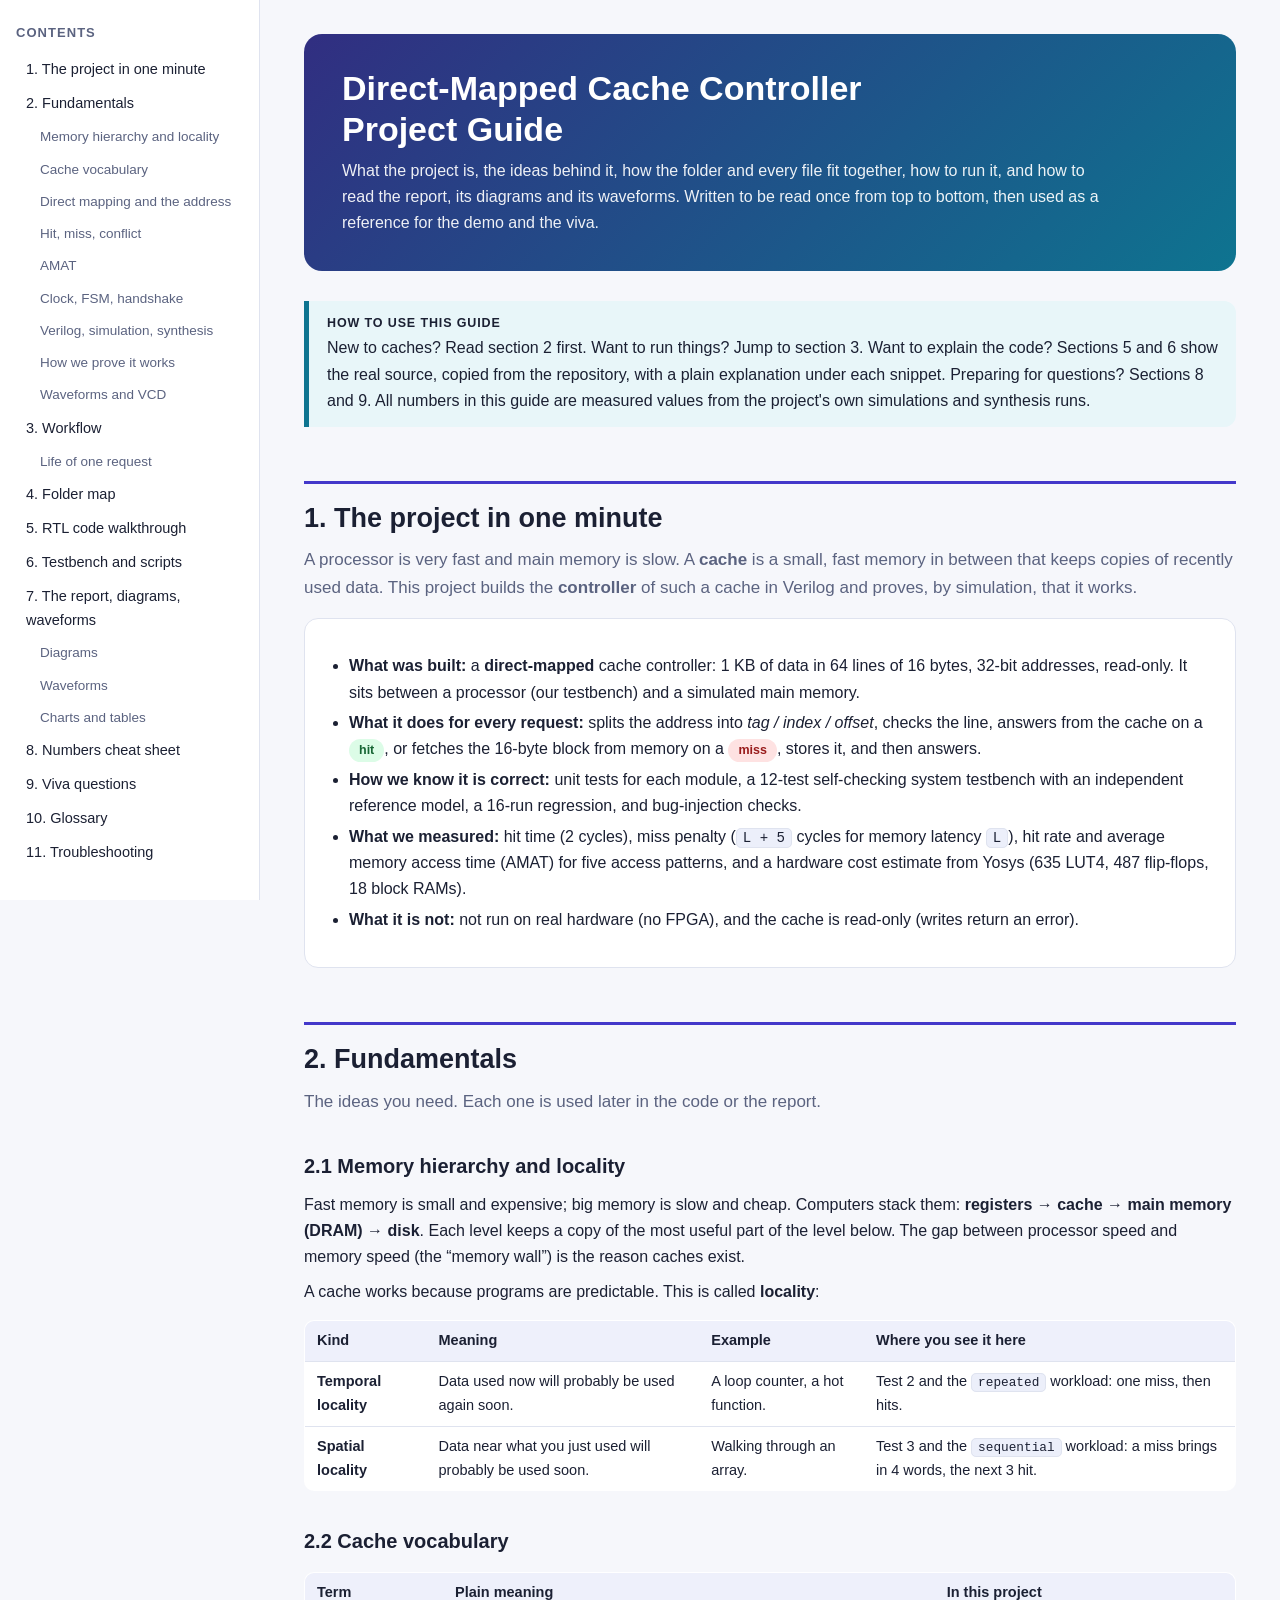
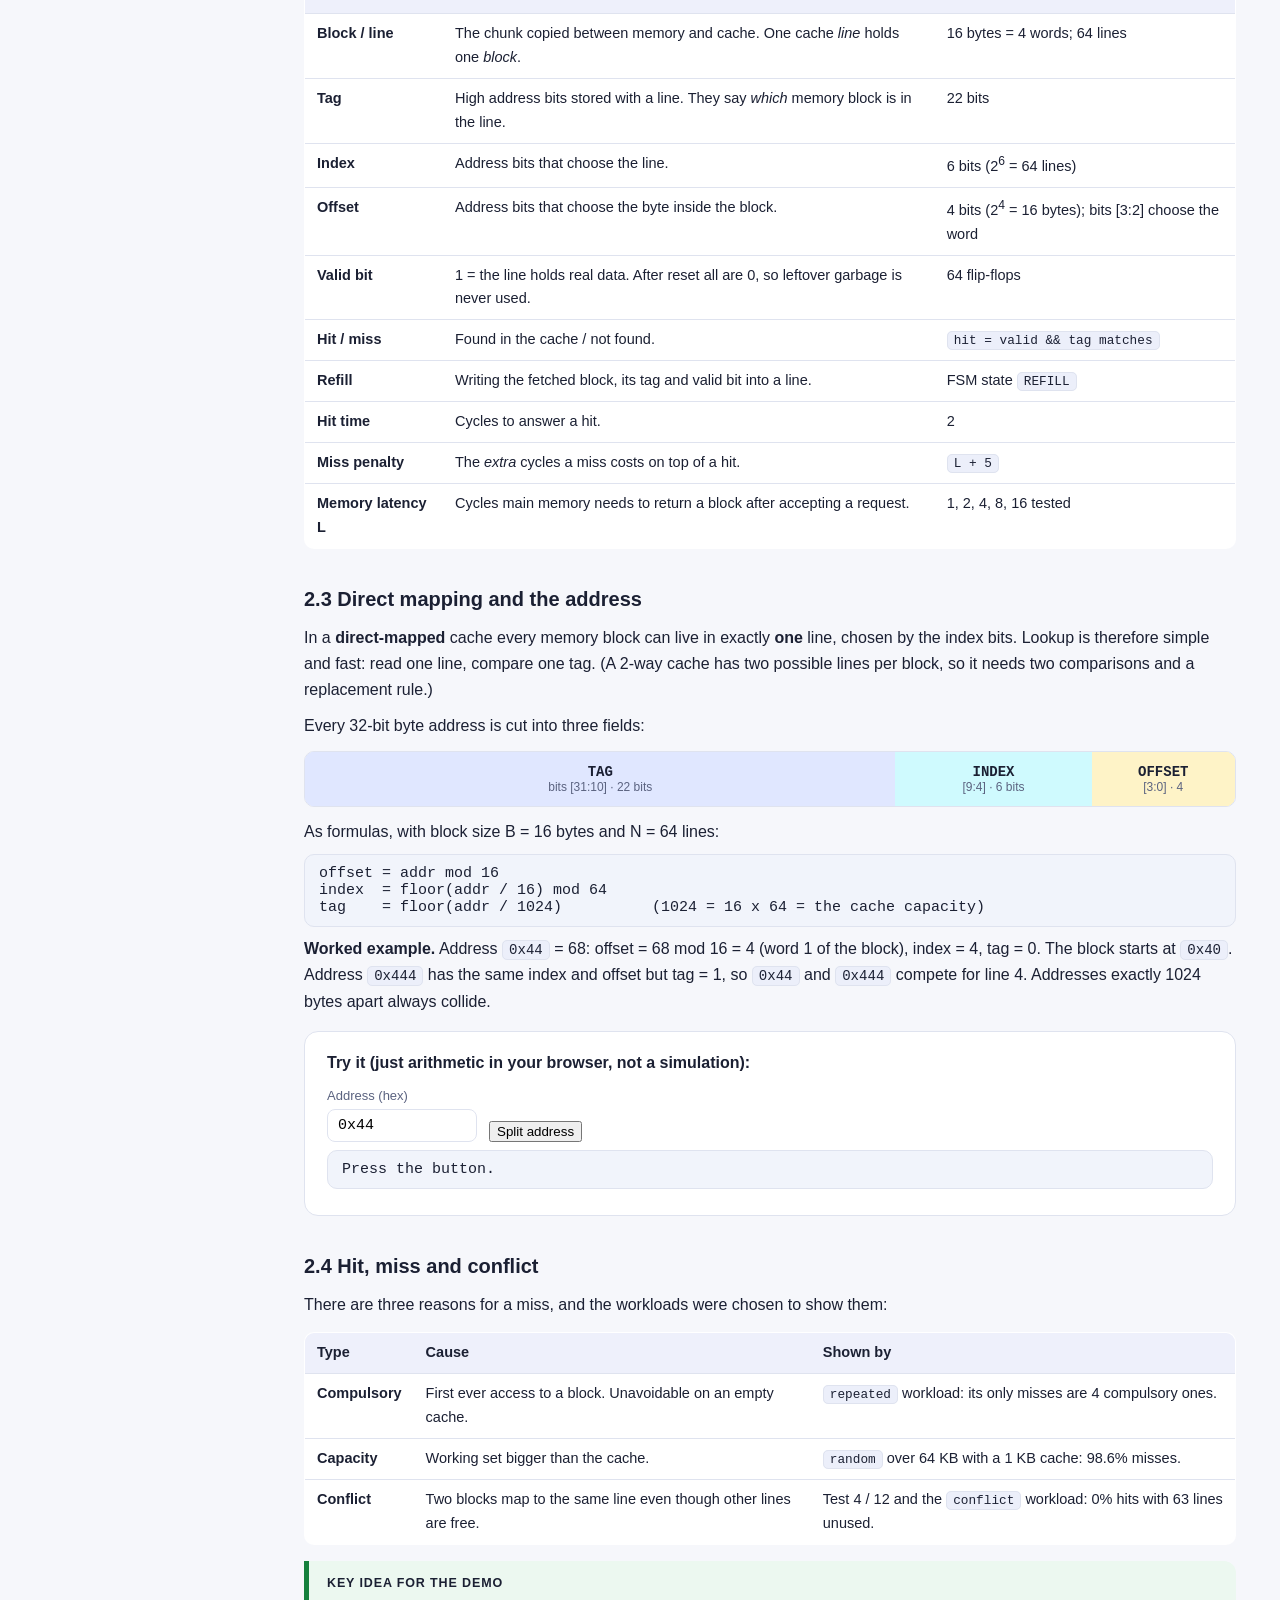
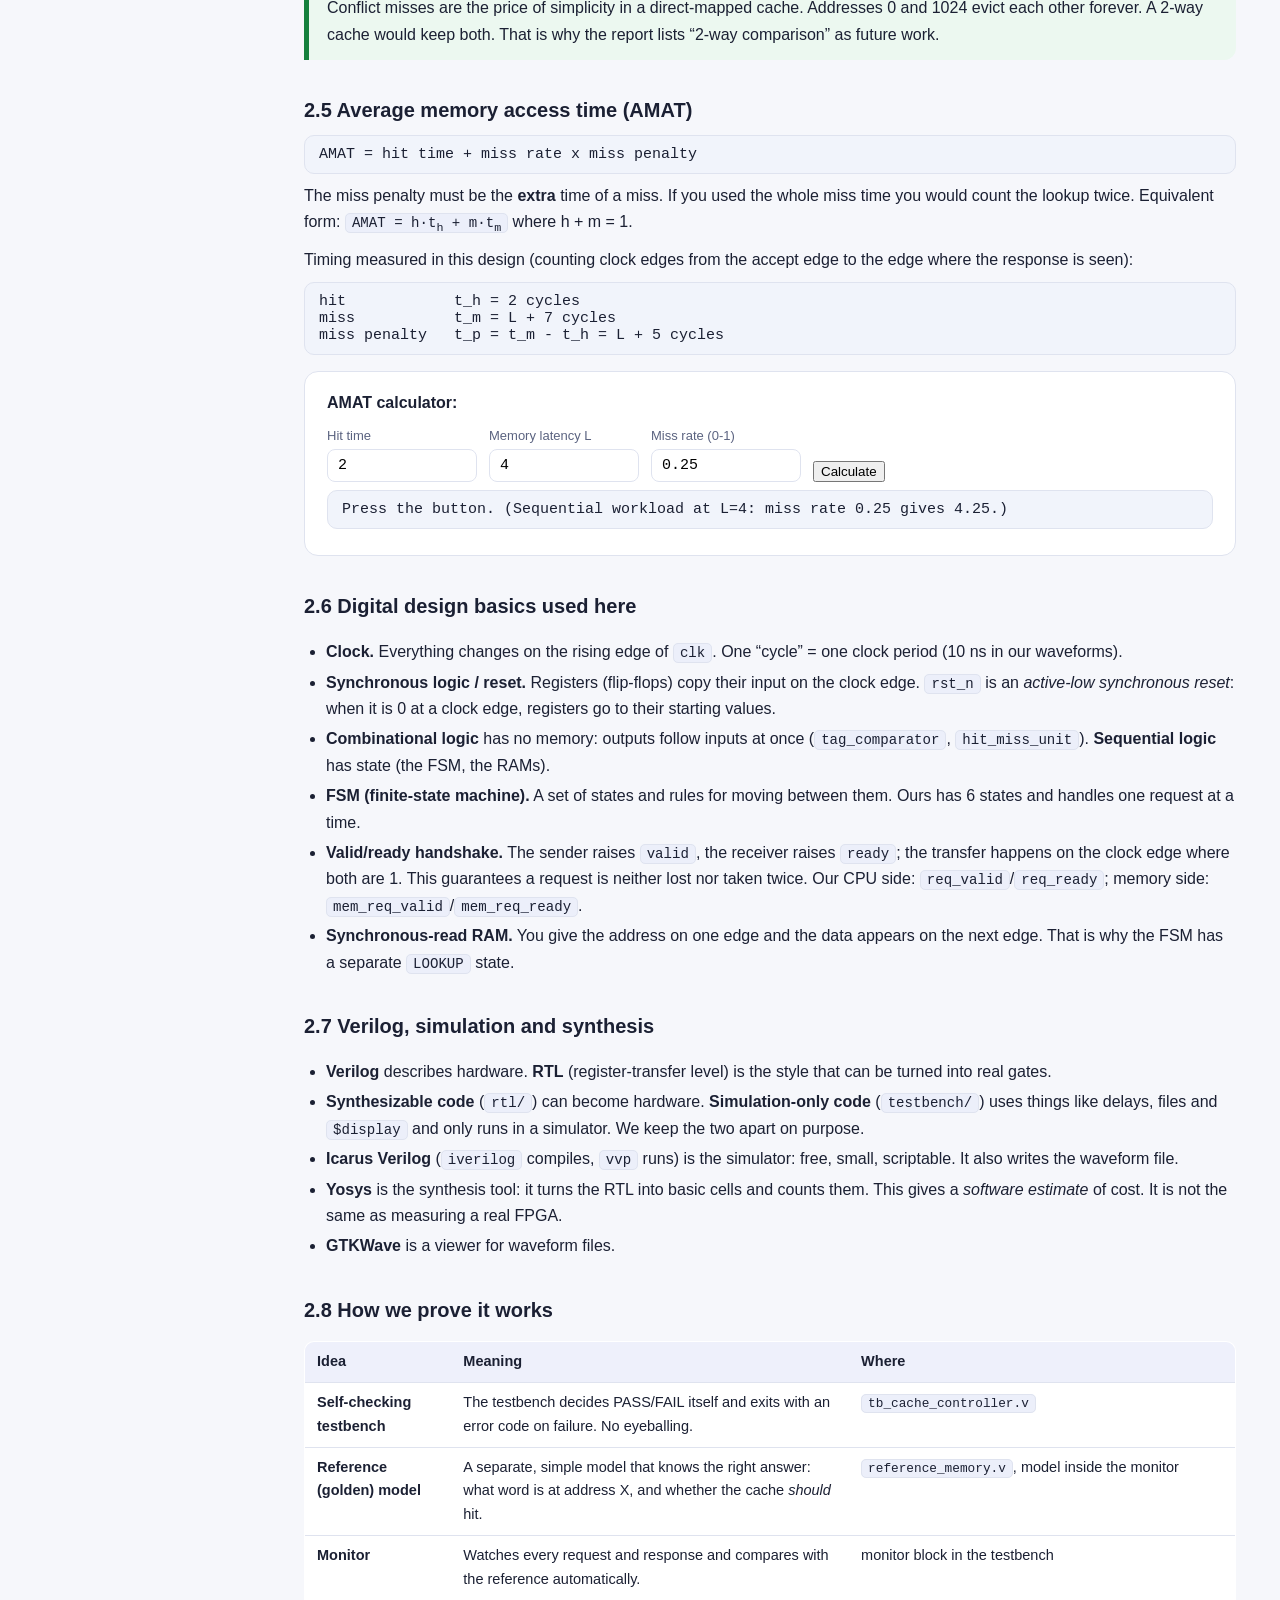
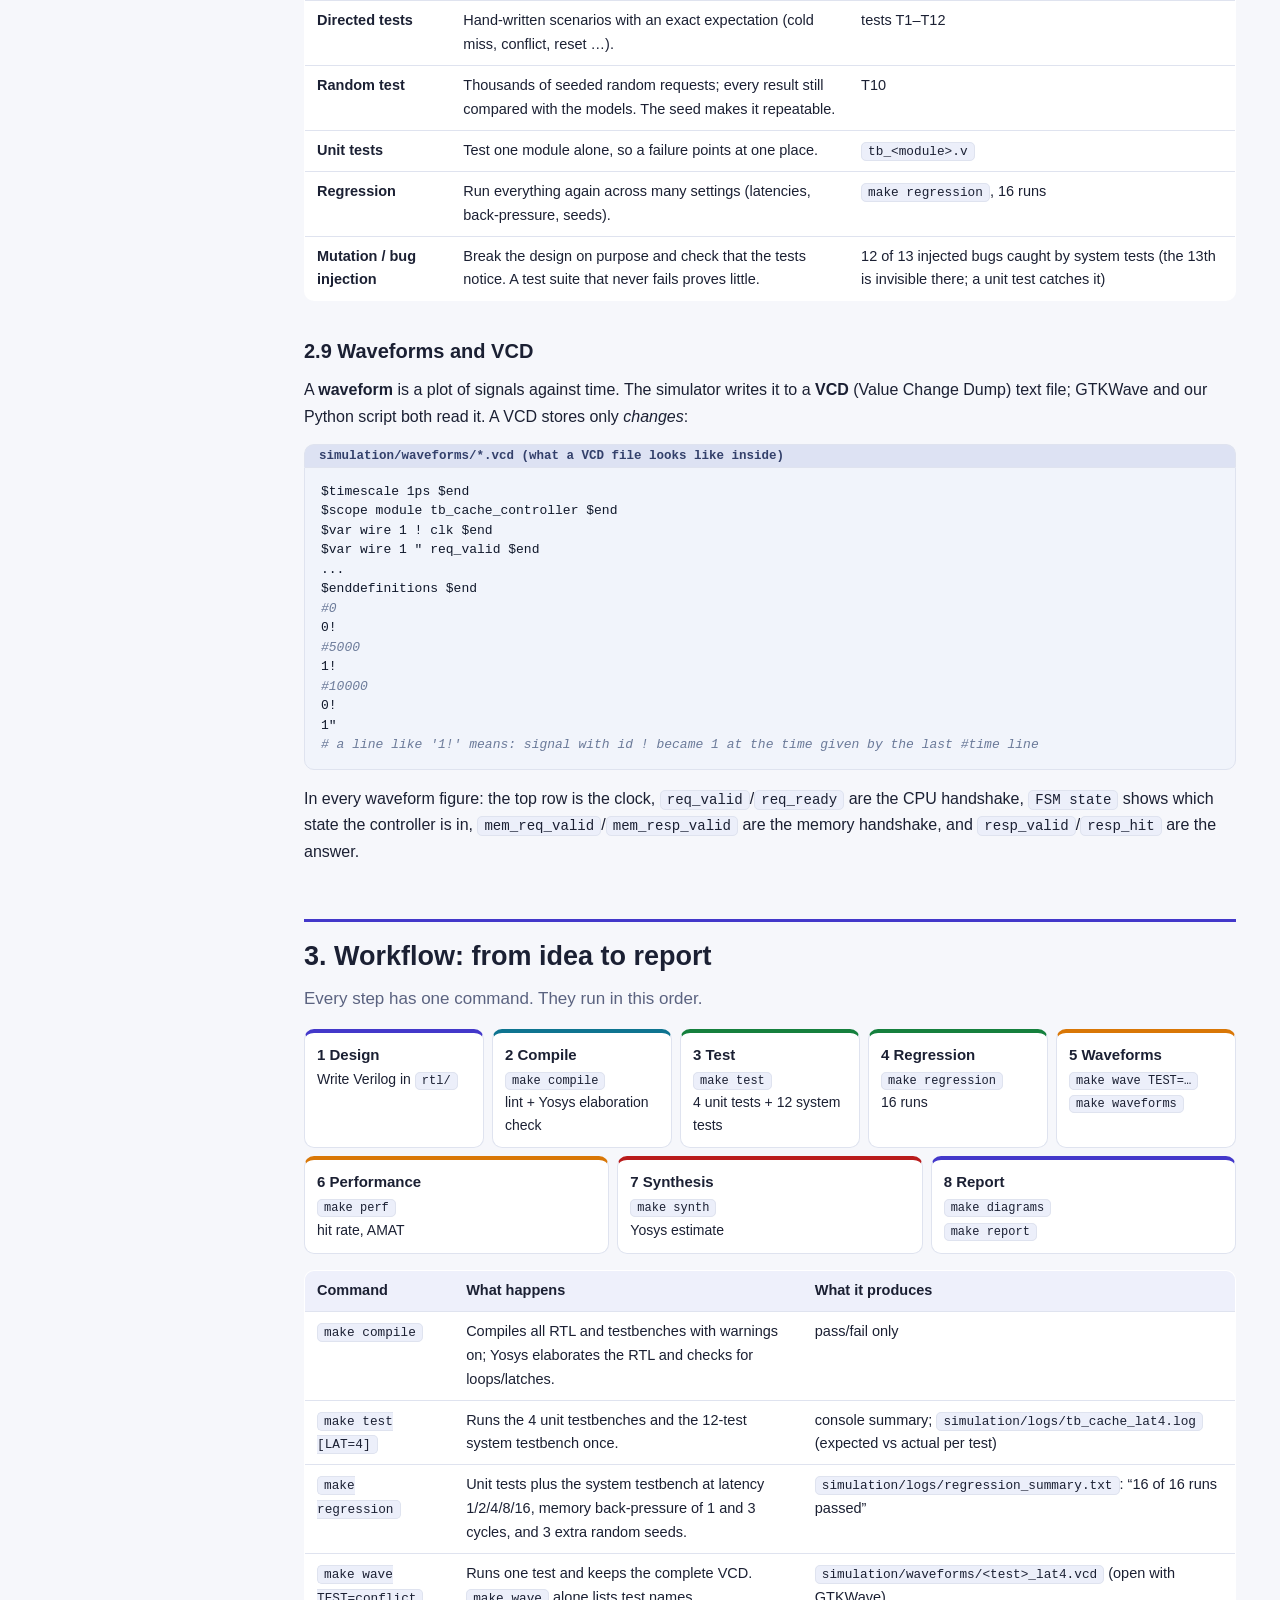
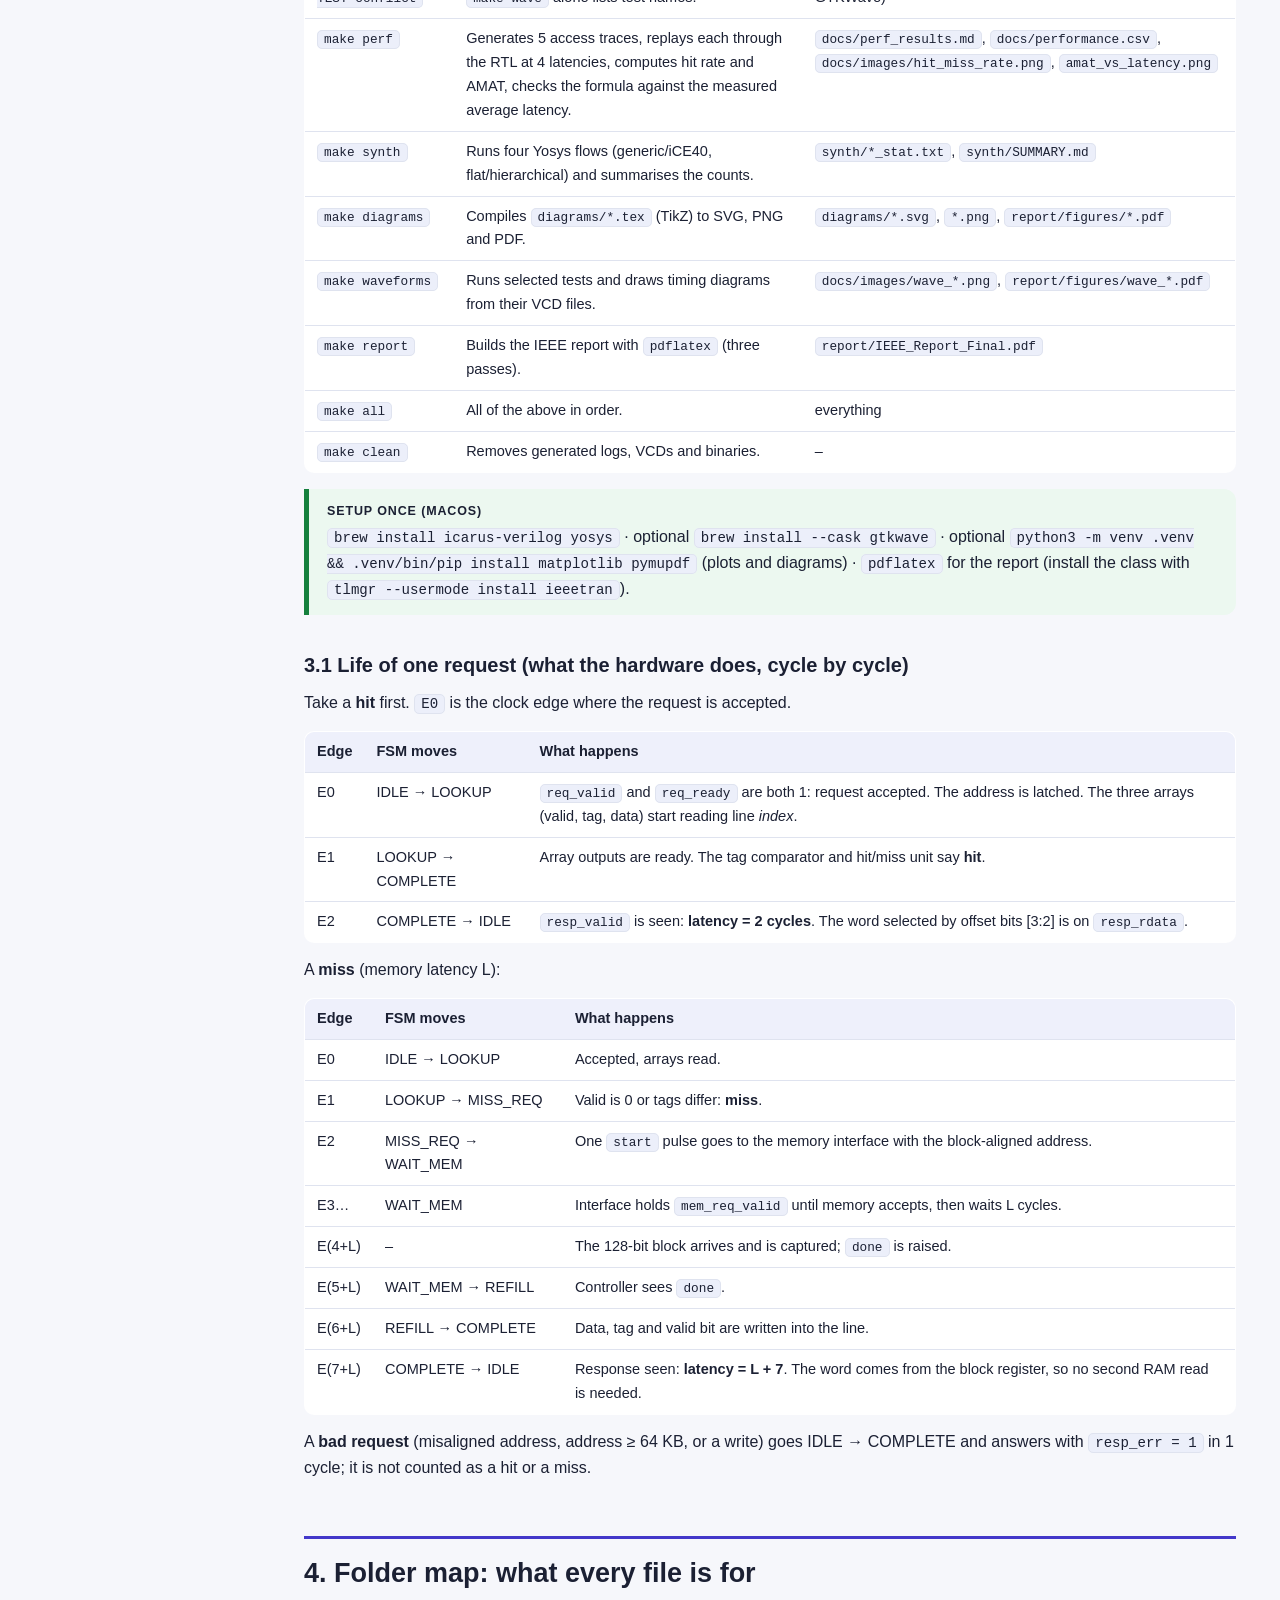
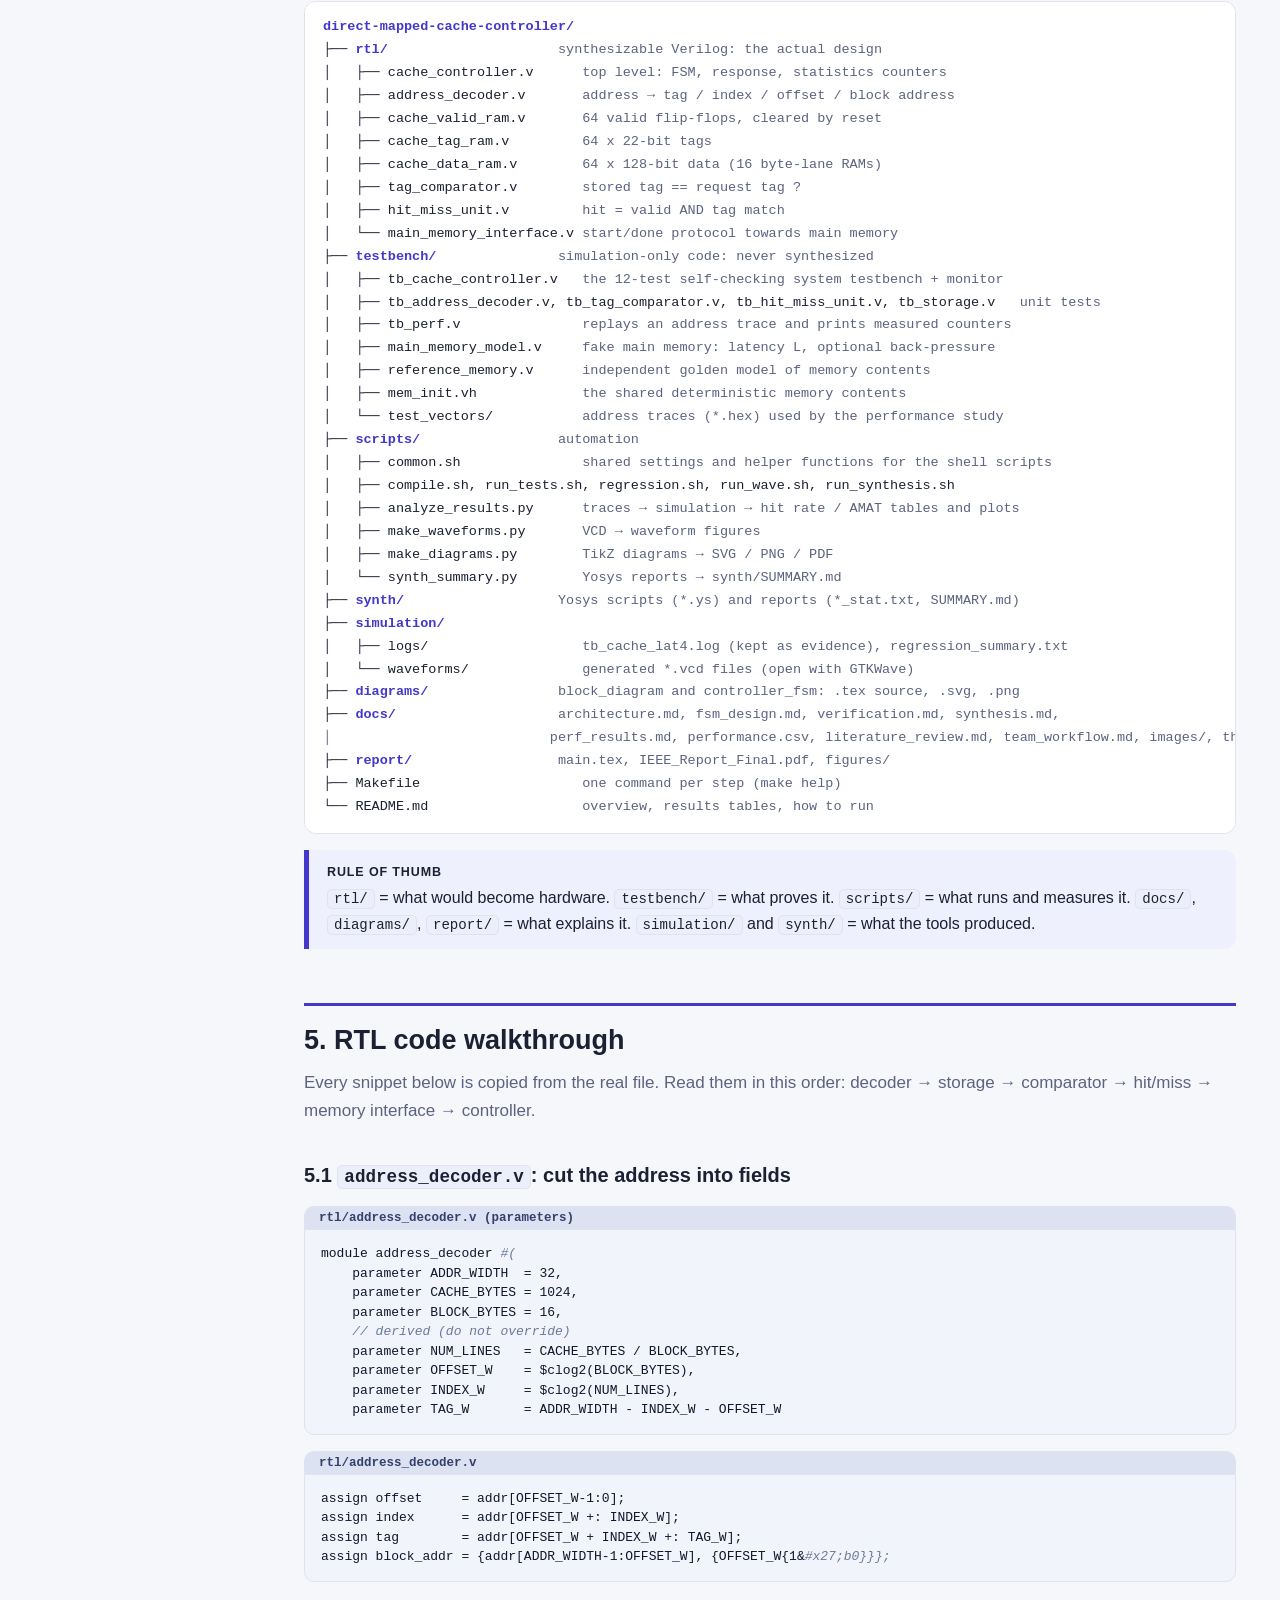
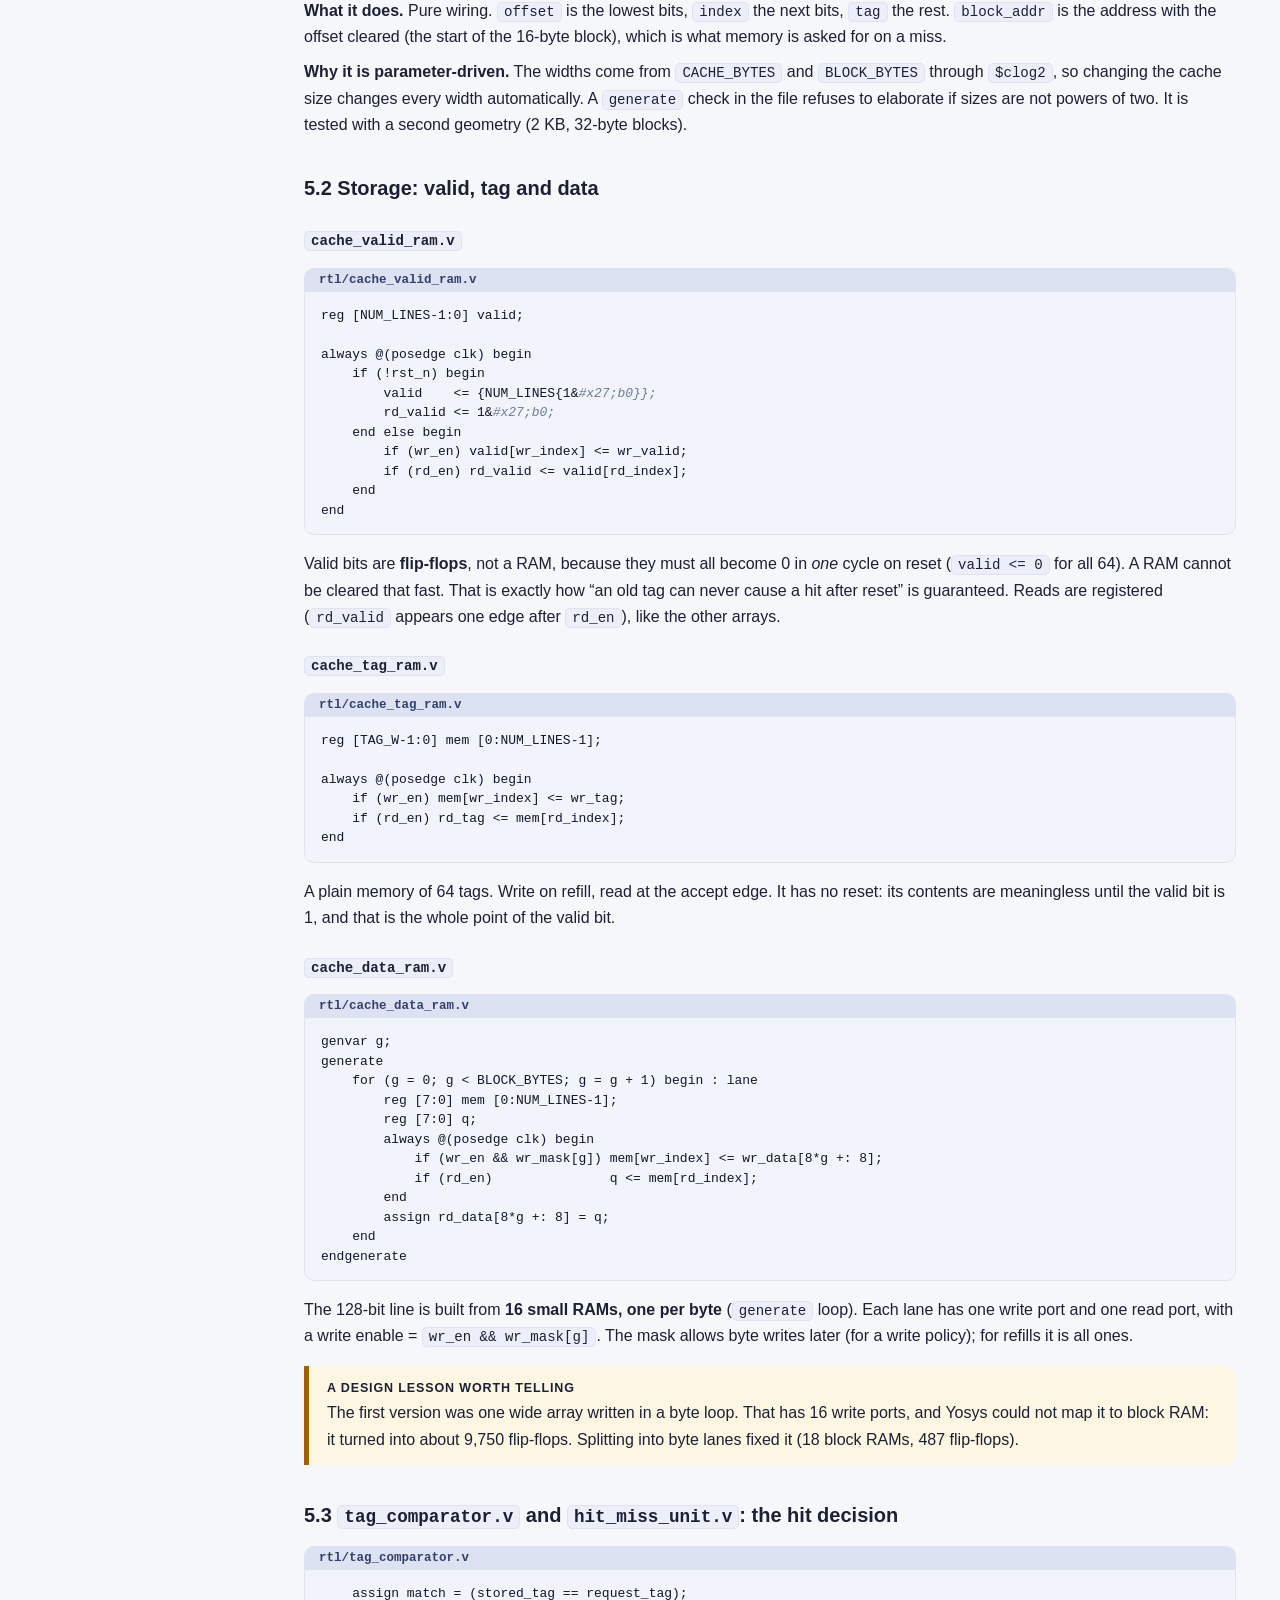
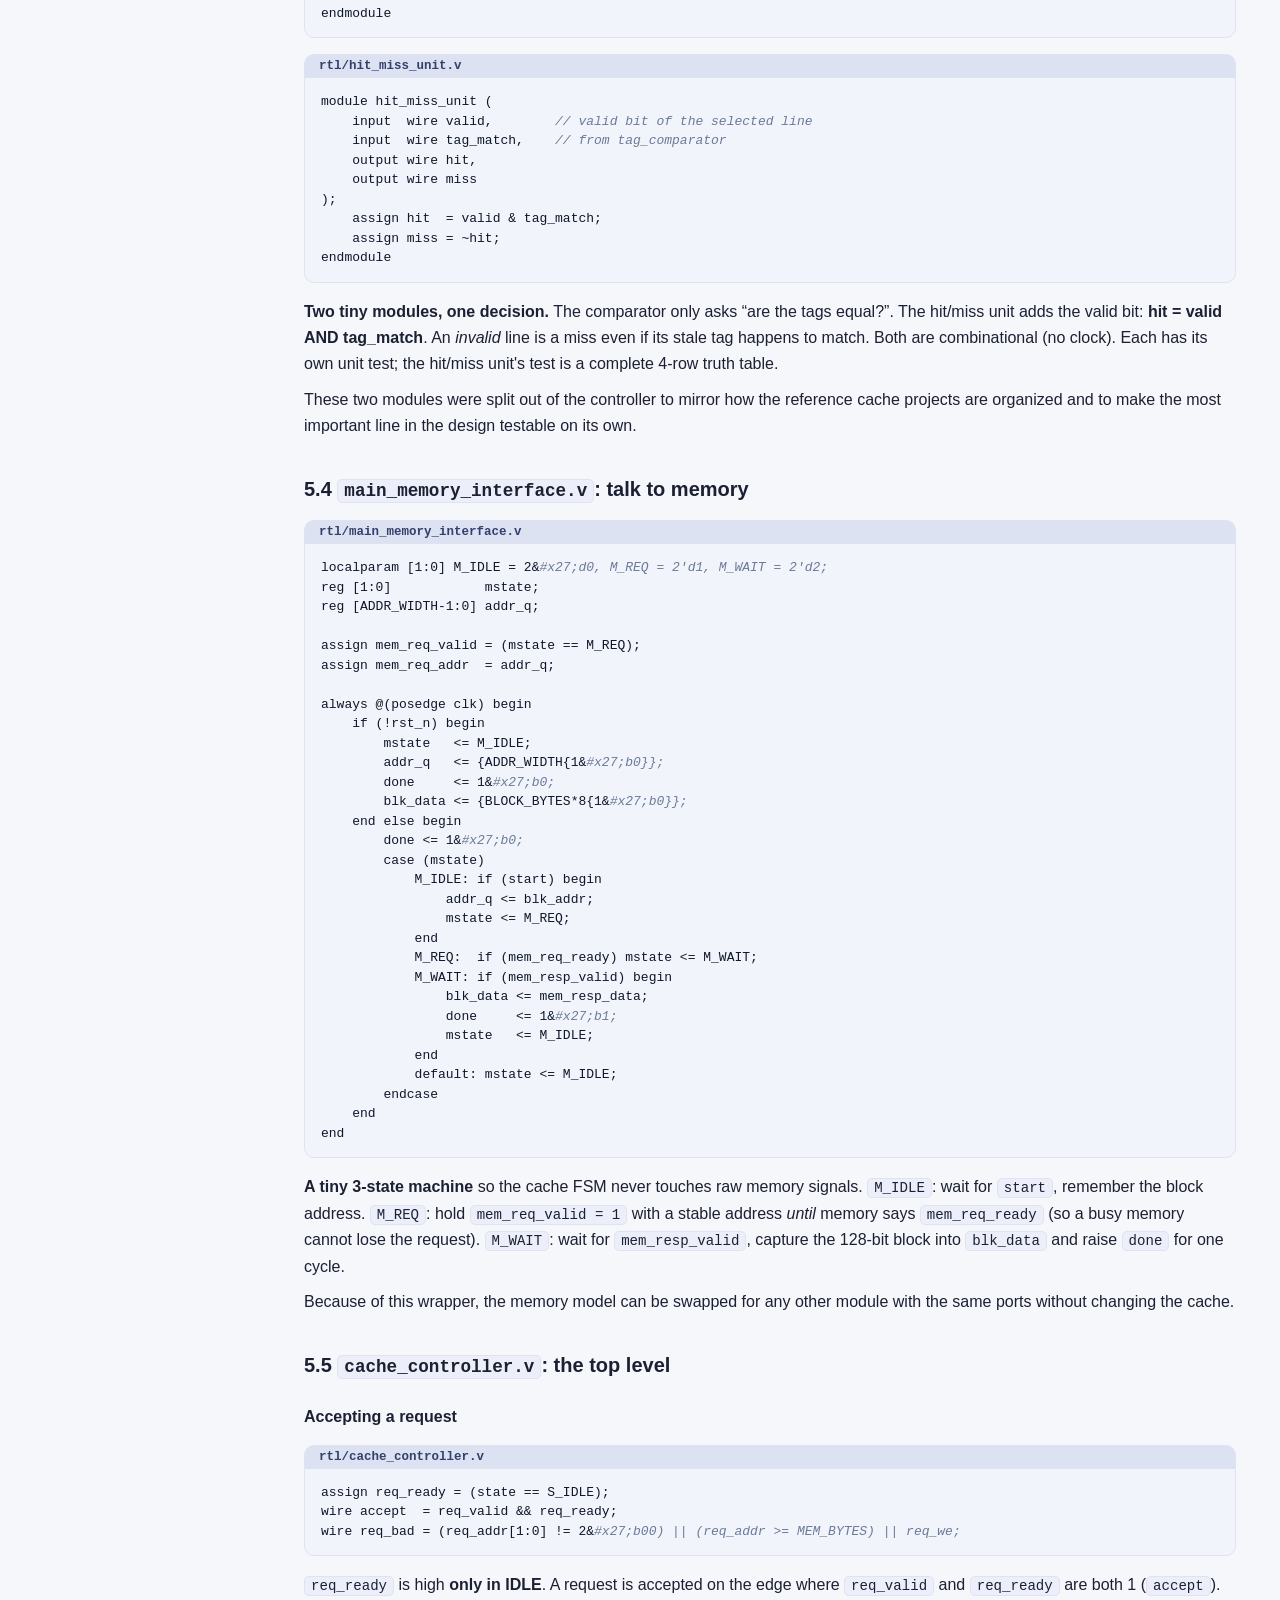
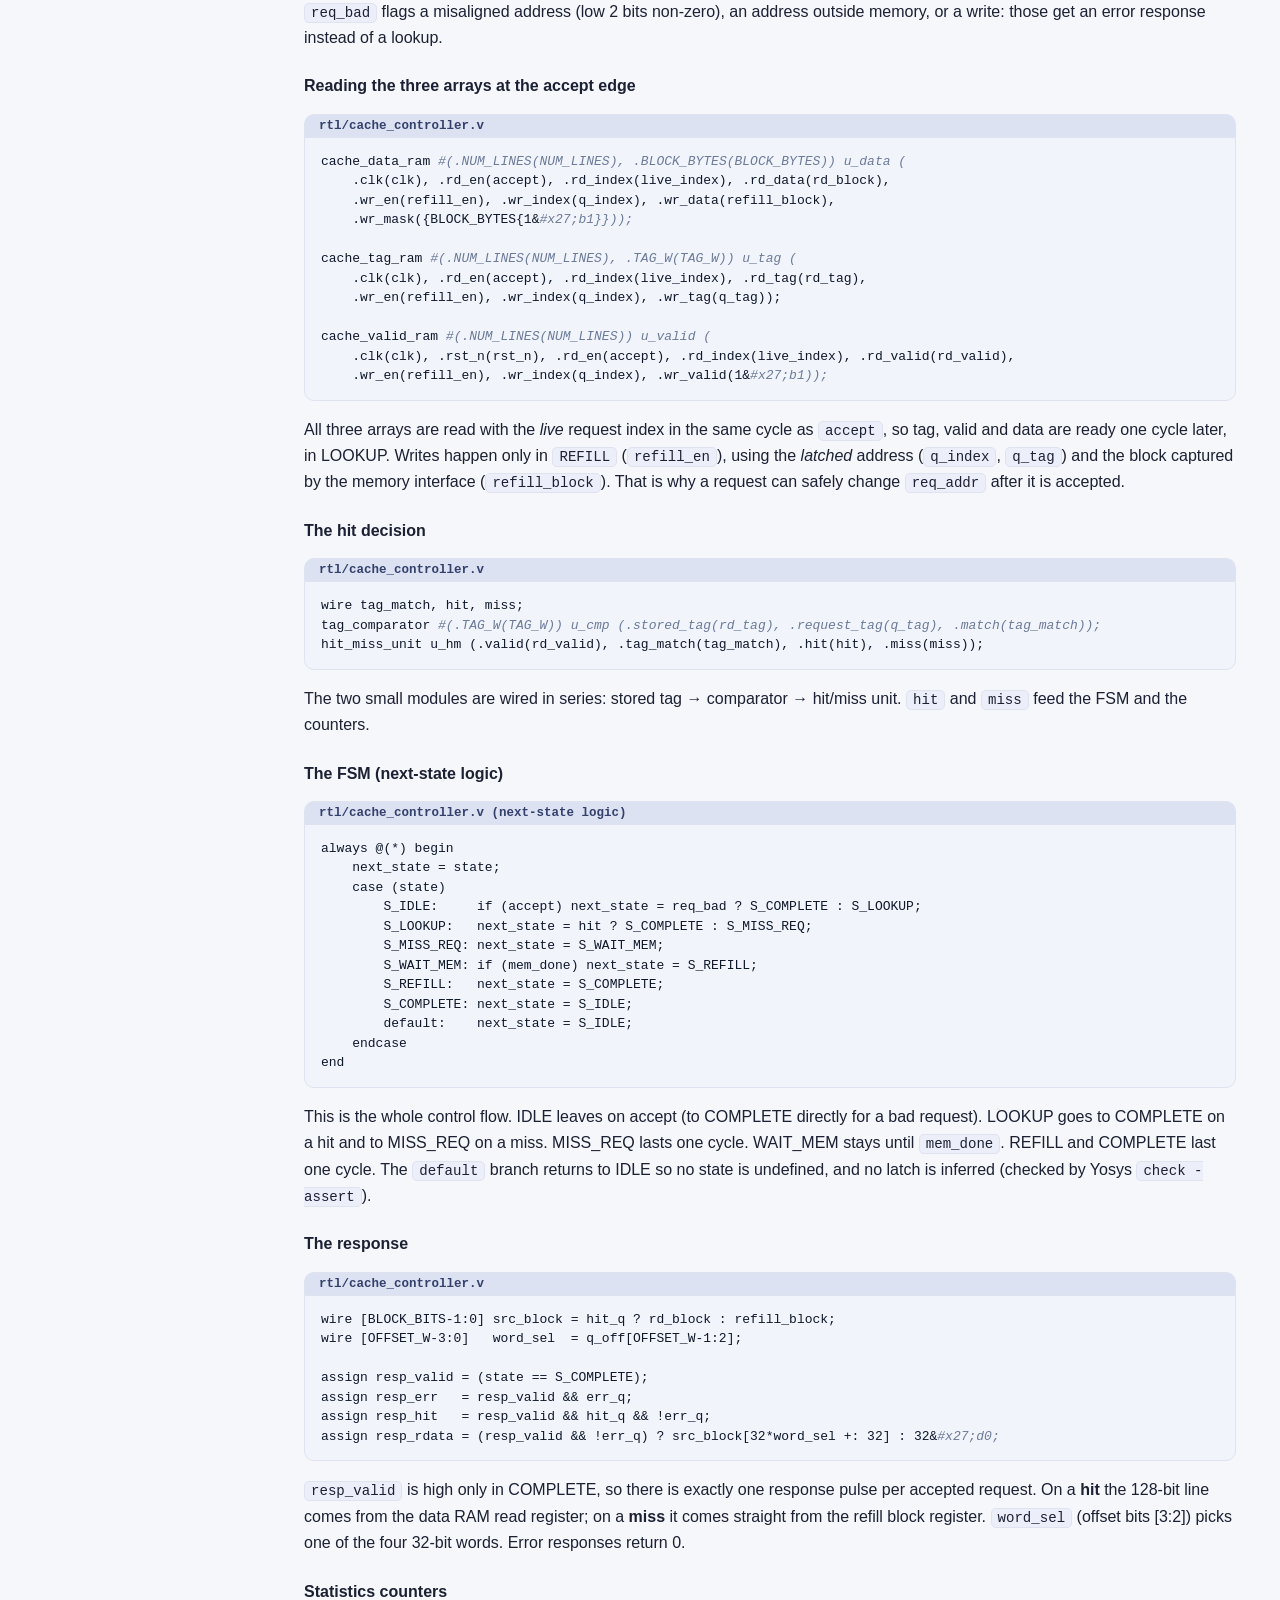
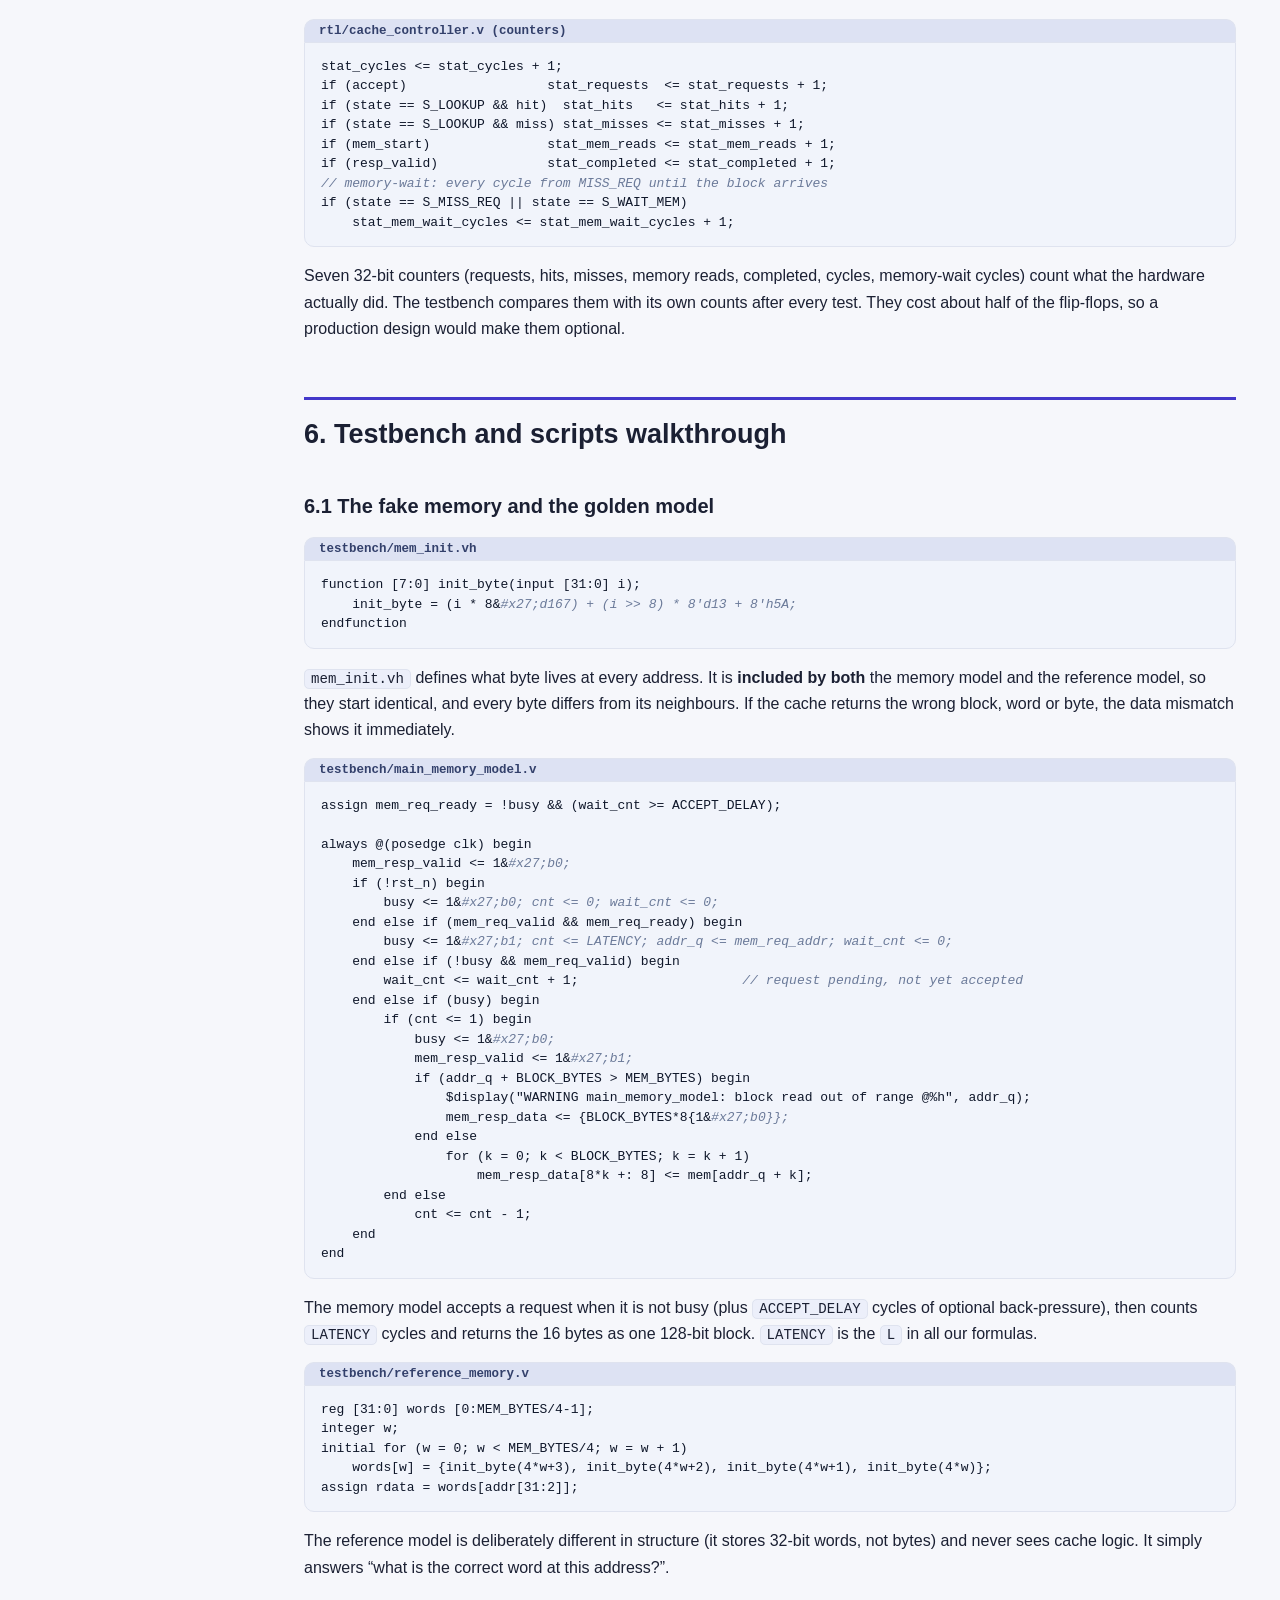
<file: docs/project_guide.html>
<!doctype html>
<html lang="en">
<head>
<meta charset="utf-8">
<meta name="viewport" content="width=device-width, initial-scale=1">
<title>Direct-Mapped Cache Controller: Project Guide</title>
<style>
:root{--bg:#f6f7fb;--card:#fff;--ink:#1b2033;--mut:#5b6380;--line:#dfe3ef;--acc:#4338ca;--acc2:#0e7490;--ok:#15803d;--bad:#b91c1c;--warn:#a16207;--code:#0f172a;--codebg:#f1f4fb}
*{box-sizing:border-box}html{scroll-behavior:smooth}
body{margin:0;background:var(--bg);color:var(--ink);font:16px/1.65 -apple-system,BlinkMacSystemFont,"Segoe UI",Roboto,Helvetica,Arial,sans-serif}
a{color:var(--acc)}
.wrap{display:grid;grid-template-columns:260px minmax(0,1fr);max-width:1320px;margin:0 auto}
nav{position:sticky;top:0;align-self:start;height:100vh;overflow:auto;padding:22px 16px;border-right:1px solid var(--line);background:#fff}
nav h2{font-size:13px;letter-spacing:.08em;text-transform:uppercase;color:var(--mut);margin:0 0 10px}
nav a{display:block;padding:5px 10px;border-radius:7px;color:var(--ink);text-decoration:none;font-size:14.5px}
nav a:hover{background:#eef0fb}nav a.sub{padding-left:24px;color:var(--mut);font-size:13.5px}
main{padding:34px 44px 90px;min-width:0}
header.hero{background:linear-gradient(135deg,#312e81,#0e7490);color:#fff;border-radius:18px;padding:34px 38px;margin-bottom:30px}
header.hero h1{margin:0 0 8px;font-size:34px;line-height:1.2}header.hero p{margin:0;opacity:.92;max-width:760px}
h2.sec{font-size:27px;margin:54px 0 6px;padding-top:12px;border-top:3px solid var(--acc);scroll-margin-top:12px}
h3{font-size:20px;margin:34px 0 4px;scroll-margin-top:12px}h4{font-size:16px;margin:22px 0 2px}
p{margin:.55em 0}ul,ol{padding-left:22px}li{margin:.25em 0}
.lead{color:var(--mut);font-size:17px;margin-top:0}
.card{background:var(--card);border:1px solid var(--line);border-radius:14px;padding:18px 22px;margin:16px 0}
.box{border-left:5px solid var(--acc);background:#eef0fd;border-radius:0 12px 12px 0;padding:12px 18px;margin:16px 0}
.box.tip{border-color:var(--ok);background:#ecf8f0}.box.warn{border-color:var(--warn);background:#fdf6e3}.box.say{border-color:var(--acc2);background:#e8f6f9}
.box b.t{display:block;font-size:12.5px;letter-spacing:.07em;text-transform:uppercase;margin-bottom:2px}
table{border-collapse:collapse;width:100%;margin:14px 0;font-size:14.5px;background:#fff;border:1px solid var(--line);border-radius:10px;overflow:hidden}
th,td{padding:8px 12px;border-bottom:1px solid var(--line);text-align:left;vertical-align:top}th{background:#eef0fb;font-weight:600}
td.n,th.n{text-align:right;font-variant-numeric:tabular-nums}
code,pre,kbd{font-family:ui-monospace,"SF Mono",Menlo,Consolas,monospace}
:not(pre)>code{background:#eceffa;border:1px solid var(--line);border-radius:5px;padding:1px 6px;font-size:.88em}
pre{background:var(--codebg);border:1px solid var(--line);border-radius:0 0 10px 10px;margin:0 0 16px;padding:14px 16px;overflow:auto;font-size:13px;line-height:1.5;color:var(--code)}
.file{background:#dde2f3;border:1px solid var(--line);border-bottom:0;border-radius:10px 10px 0 0;padding:4px 14px;font:600 12.5px ui-monospace,Menlo,monospace;color:#33406b;margin-top:14px}
.c{color:#6b7a99;font-style:italic}
figure{margin:18px 0;background:#fff;border:1px solid var(--line);border-radius:14px;padding:14px}figure img{max-width:100%;height:auto;display:block;margin:0 auto}
figcaption{font-size:14px;color:var(--mut);margin-top:8px}
.flow{display:flex;flex-wrap:wrap;gap:8px;align-items:stretch;margin:16px 0}
.flow .st{flex:1 1 150px;background:#fff;border:1px solid var(--line);border-top:4px solid var(--acc);border-radius:10px;padding:10px 12px;font-size:14px}
.flow .st b{display:block;font-size:15px}.flow .st code{font-size:12px}
.flow .st.g{border-top-color:var(--ok)}.flow .st.o{border-top-color:#d97706}.flow .st.r{border-top-color:var(--bad)}.flow .st.c2{border-top-color:var(--acc2)}
.addr{display:flex;font:600 14px ui-monospace,Menlo,monospace;margin:12px 0;border-radius:10px;overflow:hidden;border:1px solid var(--line)}
.addr div{padding:12px 6px;text-align:center}.addr .t{flex:22;background:#e0e7ff}.addr .i{flex:7;background:#cffafe}.addr .o{flex:5;background:#fef3c7}
.addr small{display:block;font:400 12px -apple-system,sans-serif;color:var(--mut)}
.tree{background:#fff;border:1px solid var(--line);border-radius:12px;padding:14px 18px;font:13.5px/1.7 ui-monospace,Menlo,monospace;overflow:auto;white-space:pre}
.tree .d{color:var(--acc);font-weight:700}.tree .n{color:var(--mut)}
.calc{display:flex;flex-wrap:wrap;gap:12px;align-items:end;margin:8px 0}
.calc label{font-size:13px;color:var(--mut);display:flex;flex-direction:column;gap:3px}
.calc input{font:15px ui-monospace,Menlo,monospace;padding:7px 10px;border:1px solid var(--line);border-radius:8px;width:150px}
.res{font:15px ui-monospace,Menlo,monospace;background:#f1f4fb;border:1px solid var(--line);border-radius:10px;padding:10px 14px;margin:8px 0;white-space:pre-wrap}
.qa details{background:#fff;border:1px solid var(--line);border-radius:10px;margin:8px 0;padding:2px 16px}
.qa summary{cursor:pointer;font-weight:600;padding:9px 0}.qa details[open] summary{color:var(--acc)}
.pill{display:inline-block;border-radius:99px;padding:1px 10px;font-size:12.5px;font-weight:600}.pill.h{background:#dcfce7;color:#166534}.pill.m{background:#fee2e2;color:#991b1b}
@media (max-width:980px){.wrap{display:block}nav{position:static;height:auto;border-right:0;border-bottom:1px solid var(--line)}main{padding:22px 16px 70px}}
@media print{nav{display:none}.wrap{display:block}main{padding:0}h2.sec{break-before:page}}
</style>
</head>
<body>
<div class="wrap">
<nav>
<h2>Contents</h2>
<a href="#one">1. The project in one minute</a>
<a href="#fund">2. Fundamentals</a>
<a class="sub" href="#f-hier">Memory hierarchy and locality</a>
<a class="sub" href="#f-vocab">Cache vocabulary</a>
<a class="sub" href="#f-map">Direct mapping and the address</a>
<a class="sub" href="#f-miss">Hit, miss, conflict</a>
<a class="sub" href="#f-amat">AMAT</a>
<a class="sub" href="#f-dig">Clock, FSM, handshake</a>
<a class="sub" href="#f-hdl">Verilog, simulation, synthesis</a>
<a class="sub" href="#f-ver">How we prove it works</a>
<a class="sub" href="#f-vcd">Waveforms and VCD</a>
<a href="#flow">3. Workflow</a>
<a class="sub" href="#life">Life of one request</a>
<a href="#folders">4. Folder map</a>
<a href="#rtl">5. RTL code walkthrough</a>
<a href="#tb">6. Testbench and scripts</a>
<a href="#report">7. The report, diagrams, waveforms</a>
<a class="sub" href="#r-diag">Diagrams</a>
<a class="sub" href="#r-wave">Waveforms</a>
<a class="sub" href="#r-plot">Charts and tables</a>
<a href="#numbers">8. Numbers cheat sheet</a>
<a href="#viva">9. Viva questions</a>
<a href="#gloss">10. Glossary</a>
<a href="#trouble">11. Troubleshooting</a>
</nav>
<main>

<header class="hero">
<h1>Direct-Mapped Cache Controller<br>Project Guide</h1>
<p>What the project is, the ideas behind it, how the folder and every file fit together, how to run it, and how to read the report, its diagrams and its waveforms. Written to be read once from top to bottom, then used as a reference for the demo and the viva.</p>
</header>

<div class="box say"><b class="t">How to use this guide</b>
New to caches? Read section 2 first. Want to run things? Jump to section 3. Want to explain the code? Sections 5 and 6 show the real source, copied from the repository, with a plain explanation under each snippet. Preparing for questions? Sections 8 and 9.
All numbers in this guide are measured values from the project's own simulations and synthesis runs.</div>

<!-- ================================================================== 1 -->
<h2 class="sec" id="one">1. The project in one minute</h2>
<p class="lead">A processor is very fast and main memory is slow. A <b>cache</b> is a small, fast memory in between that keeps copies of recently used data. This project builds the <b>controller</b> of such a cache in Verilog and proves, by simulation, that it works.</p>
<div class="card">
<ul>
<li><b>What was built:</b> a <b>direct-mapped</b> cache controller: 1&nbsp;KB of data in 64 lines of 16 bytes, 32-bit addresses, read-only. It sits between a processor (our testbench) and a simulated main memory.</li>
<li><b>What it does for every request:</b> splits the address into <i>tag / index / offset</i>, checks the line, answers from the cache on a <span class="pill h">hit</span>, or fetches the 16-byte block from memory on a <span class="pill m">miss</span>, stores it, and then answers.</li>
<li><b>How we know it is correct:</b> unit tests for each module, a 12-test self-checking system testbench with an independent reference model, a 16-run regression, and bug-injection checks.</li>
<li><b>What we measured:</b> hit time (2 cycles), miss penalty (<code>L + 5</code> cycles for memory latency <code>L</code>), hit rate and average memory access time (AMAT) for five access patterns, and a hardware cost estimate from Yosys (635 LUT4, 487 flip-flops, 18 block RAMs).</li>
<li><b>What it is not:</b> not run on real hardware (no FPGA), and the cache is read-only (writes return an error).</li>
</ul></div>

<!-- ================================================================== 2 -->
<h2 class="sec" id="fund">2. Fundamentals</h2>
<p class="lead">The ideas you need. Each one is used later in the code or the report.</p>

<h3 id="f-hier">2.1 Memory hierarchy and locality</h3>
<p>Fast memory is small and expensive; big memory is slow and cheap. Computers stack them: <b>registers → cache → main memory (DRAM) → disk</b>. Each level keeps a copy of the most useful part of the level below. The gap between processor speed and memory speed (the &ldquo;memory wall&rdquo;) is the reason caches exist.</p>
<p>A cache works because programs are predictable. This is called <b>locality</b>:</p>
<table><tr><th>Kind</th><th>Meaning</th><th>Example</th><th>Where you see it here</th></tr>
<tr><td><b>Temporal locality</b></td><td>Data used now will probably be used again soon.</td><td>A loop counter, a hot function.</td><td>Test 2 and the <code>repeated</code> workload: one miss, then hits.</td></tr>
<tr><td><b>Spatial locality</b></td><td>Data near what you just used will probably be used soon.</td><td>Walking through an array.</td><td>Test 3 and the <code>sequential</code> workload: a miss brings in 4 words, the next 3 hit.</td></tr></table>

<h3 id="f-vocab">2.2 Cache vocabulary</h3>
<table>
<tr><th>Term</th><th>Plain meaning</th><th>In this project</th></tr>
<tr><td><b>Block / line</b></td><td>The chunk copied between memory and cache. One cache <i>line</i> holds one <i>block</i>.</td><td>16 bytes = 4 words; 64 lines</td></tr>
<tr><td><b>Tag</b></td><td>High address bits stored with a line. They say <i>which</i> memory block is in the line.</td><td>22 bits</td></tr>
<tr><td><b>Index</b></td><td>Address bits that choose the line.</td><td>6 bits (2<sup>6</sup> = 64 lines)</td></tr>
<tr><td><b>Offset</b></td><td>Address bits that choose the byte inside the block.</td><td>4 bits (2<sup>4</sup> = 16 bytes); bits [3:2] choose the word</td></tr>
<tr><td><b>Valid bit</b></td><td>1 = the line holds real data. After reset all are 0, so leftover garbage is never used.</td><td>64 flip-flops</td></tr>
<tr><td><b>Hit / miss</b></td><td>Found in the cache / not found.</td><td><code>hit = valid &amp;&amp; tag matches</code></td></tr>
<tr><td><b>Refill</b></td><td>Writing the fetched block, its tag and valid bit into a line.</td><td>FSM state <code>REFILL</code></td></tr>
<tr><td><b>Hit time</b></td><td>Cycles to answer a hit.</td><td>2</td></tr>
<tr><td><b>Miss penalty</b></td><td>The <i>extra</i> cycles a miss costs on top of a hit.</td><td><code>L + 5</code></td></tr>
<tr><td><b>Memory latency L</b></td><td>Cycles main memory needs to return a block after accepting a request.</td><td>1, 2, 4, 8, 16 tested</td></tr>
</table>

<h3 id="f-map">2.3 Direct mapping and the address</h3>
<p>In a <b>direct-mapped</b> cache every memory block can live in exactly <b>one</b> line, chosen by the index bits. Lookup is therefore simple and fast: read one line, compare one tag. (A 2-way cache has two possible lines per block, so it needs two comparisons and a replacement rule.)</p>
<p>Every 32-bit byte address is cut into three fields:</p>
<div class="addr"><div class="t">TAG<small>bits [31:10] · 22 bits</small></div><div class="i">INDEX<small>[9:4] · 6 bits</small></div><div class="o">OFFSET<small>[3:0] · 4</small></div></div>
<p>As formulas, with block size B = 16 bytes and N = 64 lines:</p>
<div class="res">offset = addr mod 16
index  = floor(addr / 16) mod 64
tag    = floor(addr / 1024)          (1024 = 16 x 64 = the cache capacity)</div>
<p><b>Worked example.</b> Address <code>0x44</code> = 68: offset = 68 mod 16 = 4 (word 1 of the block), index = 4, tag = 0. The block starts at <code>0x40</code>. Address <code>0x444</code> has the same index and offset but tag = 1, so <code>0x44</code> and <code>0x444</code> compete for line 4. Addresses exactly 1024 bytes apart always collide.</p>
<div class="card"><b>Try it (just arithmetic in your browser, not a simulation):</b>
<div class="calc"><label>Address (hex)<input id="a_in" value="0x44"></label><label>&nbsp;<button onclick="calcAddr()">Split address</button></label></div>
<div class="res" id="a_out">Press the button.</div></div>

<h3 id="f-miss">2.4 Hit, miss and conflict</h3>
<p>There are three reasons for a miss, and the workloads were chosen to show them:</p>
<table><tr><th>Type</th><th>Cause</th><th>Shown by</th></tr>
<tr><td><b>Compulsory</b></td><td>First ever access to a block. Unavoidable on an empty cache.</td><td><code>repeated</code> workload: its only misses are 4 compulsory ones.</td></tr>
<tr><td><b>Capacity</b></td><td>Working set bigger than the cache.</td><td><code>random</code> over 64&nbsp;KB with a 1&nbsp;KB cache: 98.6% misses.</td></tr>
<tr><td><b>Conflict</b></td><td>Two blocks map to the same line even though other lines are free.</td><td>Test 4 / 12 and the <code>conflict</code> workload: 0% hits with 63 lines unused.</td></tr></table>
<div class="box tip"><b class="t">Key idea for the demo</b>Conflict misses are the price of simplicity in a direct-mapped cache. Addresses 0 and 1024 evict each other forever. A 2-way cache would keep both. That is why the report lists &ldquo;2-way comparison&rdquo; as future work.</div>

<h3 id="f-amat">2.5 Average memory access time (AMAT)</h3>
<div class="res">AMAT = hit time + miss rate x miss penalty</div>
<p>The miss penalty must be the <b>extra</b> time of a miss. If you used the whole miss time you would count the lookup twice. Equivalent form: <code>AMAT = h·t<sub>h</sub> + m·t<sub>m</sub></code> where h + m = 1.</p>
<p>Timing measured in this design (counting clock edges from the accept edge to the edge where the response is seen):</p>
<div class="res">hit            t_h = 2 cycles
miss           t_m = L + 7 cycles
miss penalty   t_p = t_m - t_h = L + 5 cycles</div>
<div class="card"><b>AMAT calculator:</b>
<div class="calc"><label>Hit time<input id="m_h" value="2" size="4"></label><label>Memory latency L<input id="m_l" value="4"></label><label>Miss rate (0-1)<input id="m_m" value="0.25"></label><label>&nbsp;<button onclick="calcAmat()">Calculate</button></label></div>
<div class="res" id="m_out">Press the button. (Sequential workload at L=4: miss rate 0.25 gives 4.25.)</div></div>

<h3 id="f-dig">2.6 Digital design basics used here</h3>
<ul>
<li><b>Clock.</b> Everything changes on the rising edge of <code>clk</code>. One &ldquo;cycle&rdquo; = one clock period (10&nbsp;ns in our waveforms).</li>
<li><b>Synchronous logic / reset.</b> Registers (flip-flops) copy their input on the clock edge. <code>rst_n</code> is an <i>active-low synchronous reset</i>: when it is 0 at a clock edge, registers go to their starting values.</li>
<li><b>Combinational logic</b> has no memory: outputs follow inputs at once (<code>tag_comparator</code>, <code>hit_miss_unit</code>). <b>Sequential logic</b> has state (the FSM, the RAMs).</li>
<li><b>FSM (finite-state machine).</b> A set of states and rules for moving between them. Ours has 6 states and handles one request at a time.</li>
<li><b>Valid/ready handshake.</b> The sender raises <code>valid</code>, the receiver raises <code>ready</code>; the transfer happens on the clock edge where both are 1. This guarantees a request is neither lost nor taken twice. Our CPU side: <code>req_valid</code>/<code>req_ready</code>; memory side: <code>mem_req_valid</code>/<code>mem_req_ready</code>.</li>
<li><b>Synchronous-read RAM.</b> You give the address on one edge and the data appears on the next edge. That is why the FSM has a separate <code>LOOKUP</code> state.</li>
</ul>

<h3 id="f-hdl">2.7 Verilog, simulation and synthesis</h3>
<ul>
<li><b>Verilog</b> describes hardware. <b>RTL</b> (register-transfer level) is the style that can be turned into real gates.</li>
<li><b>Synthesizable code</b> (<code>rtl/</code>) can become hardware. <b>Simulation-only code</b> (<code>testbench/</code>) uses things like delays, files and <code>$display</code> and only runs in a simulator. We keep the two apart on purpose.</li>
<li><b>Icarus Verilog</b> (<code>iverilog</code> compiles, <code>vvp</code> runs) is the simulator: free, small, scriptable. It also writes the waveform file.</li>
<li><b>Yosys</b> is the synthesis tool: it turns the RTL into basic cells and counts them. This gives a <i>software estimate</i> of cost. It is not the same as measuring a real FPGA.</li>
<li><b>GTKWave</b> is a viewer for waveform files.</li>
</ul>

<h3 id="f-ver">2.8 How we prove it works</h3>
<table><tr><th>Idea</th><th>Meaning</th><th>Where</th></tr>
<tr><td><b>Self-checking testbench</b></td><td>The testbench decides PASS/FAIL itself and exits with an error code on failure. No eyeballing.</td><td><code>tb_cache_controller.v</code></td></tr>
<tr><td><b>Reference (golden) model</b></td><td>A separate, simple model that knows the right answer: what word is at address X, and whether the cache <i>should</i> hit.</td><td><code>reference_memory.v</code>, model inside the monitor</td></tr>
<tr><td><b>Monitor</b></td><td>Watches every request and response and compares with the reference automatically.</td><td>monitor block in the testbench</td></tr>
<tr><td><b>Directed tests</b></td><td>Hand-written scenarios with an exact expectation (cold miss, conflict, reset &hellip;).</td><td>tests T1&ndash;T12</td></tr>
<tr><td><b>Random test</b></td><td>Thousands of seeded random requests; every result still compared with the models. The seed makes it repeatable.</td><td>T10</td></tr>
<tr><td><b>Unit tests</b></td><td>Test one module alone, so a failure points at one place.</td><td><code>tb_&lt;module&gt;.v</code></td></tr>
<tr><td><b>Regression</b></td><td>Run everything again across many settings (latencies, back-pressure, seeds).</td><td><code>make regression</code>, 16 runs</td></tr>
<tr><td><b>Mutation / bug injection</b></td><td>Break the design on purpose and check that the tests notice. A test suite that never fails proves little.</td><td>12 of 13 injected bugs caught by system tests (the 13th is invisible there; a unit test catches it)</td></tr></table>

<h3 id="f-vcd">2.9 Waveforms and VCD</h3>
<p>A <b>waveform</b> is a plot of signals against time. The simulator writes it to a <b>VCD</b> (Value Change Dump) text file; GTKWave and our Python script both read it. A VCD stores only <i>changes</i>:</p>
<div class="file">simulation/waveforms/*.vcd (what a VCD file looks like inside)</div><pre><code>$timescale 1ps $end
$scope module tb_cache_controller $end
$var wire 1 ! clk $end
$var wire 1 &quot; req_valid $end
...
$enddefinitions $end
<span class="c">#0</span>
0!
<span class="c">#5000</span>
1!
<span class="c">#10000</span>
0!
1&quot;
<span class="c"># a line like &#x27;1!&#x27; means: signal with id ! became 1 at the time given by the last #time line</span></code></pre>
<p>In every waveform figure: the top row is the clock, <code>req_valid</code>/<code>req_ready</code> are the CPU handshake, <code>FSM state</code> shows which state the controller is in, <code>mem_req_valid</code>/<code>mem_resp_valid</code> are the memory handshake, and <code>resp_valid</code>/<code>resp_hit</code> are the answer.</p>

<!-- ================================================================== 3 -->
<h2 class="sec" id="flow">3. Workflow: from idea to report</h2>
<p class="lead">Every step has one command. They run in this order.</p>
<div class="flow">
<div class="st"><b>1 Design</b>Write Verilog in <code>rtl/</code></div>
<div class="st c2"><b>2 Compile</b><code>make compile</code><br>lint + Yosys elaboration check</div>
<div class="st g"><b>3 Test</b><code>make test</code><br>4 unit tests + 12 system tests</div>
<div class="st g"><b>4 Regression</b><code>make regression</code><br>16 runs</div>
<div class="st o"><b>5 Waveforms</b><code>make wave TEST=…</code><br><code>make waveforms</code></div>
<div class="st o"><b>6 Performance</b><code>make perf</code><br>hit rate, AMAT</div>
<div class="st r"><b>7 Synthesis</b><code>make synth</code><br>Yosys estimate</div>
<div class="st"><b>8 Report</b><code>make diagrams</code><br><code>make report</code></div>
</div>
<table><tr><th>Command</th><th>What happens</th><th>What it produces</th></tr>
<tr><td><code>make compile</code></td><td>Compiles all RTL and testbenches with warnings on; Yosys elaborates the RTL and checks for loops/latches.</td><td>pass/fail only</td></tr>
<tr><td><code>make test [LAT=4]</code></td><td>Runs the 4 unit testbenches and the 12-test system testbench once.</td><td>console summary; <code>simulation/logs/tb_cache_lat4.log</code> (expected vs actual per test)</td></tr>
<tr><td><code>make regression</code></td><td>Unit tests plus the system testbench at latency 1/2/4/8/16, memory back-pressure of 1 and 3 cycles, and 3 extra random seeds.</td><td><code>simulation/logs/regression_summary.txt</code>: &ldquo;16 of 16 runs passed&rdquo;</td></tr>
<tr><td><code>make wave TEST=conflict</code></td><td>Runs one test and keeps the complete VCD. <code>make wave</code> alone lists test names.</td><td><code>simulation/waveforms/&lt;test&gt;_lat4.vcd</code> (open with GTKWave)</td></tr>
<tr><td><code>make perf</code></td><td>Generates 5 access traces, replays each through the RTL at 4 latencies, computes hit rate and AMAT, checks the formula against the measured average latency.</td><td><code>docs/perf_results.md</code>, <code>docs/performance.csv</code>, <code>docs/images/hit_miss_rate.png</code>, <code>amat_vs_latency.png</code></td></tr>
<tr><td><code>make synth</code></td><td>Runs four Yosys flows (generic/iCE40, flat/hierarchical) and summarises the counts.</td><td><code>synth/*_stat.txt</code>, <code>synth/SUMMARY.md</code></td></tr>
<tr><td><code>make diagrams</code></td><td>Compiles <code>diagrams/*.tex</code> (TikZ) to SVG, PNG and PDF.</td><td><code>diagrams/*.svg</code>, <code>*.png</code>, <code>report/figures/*.pdf</code></td></tr>
<tr><td><code>make waveforms</code></td><td>Runs selected tests and draws timing diagrams from their VCD files.</td><td><code>docs/images/wave_*.png</code>, <code>report/figures/wave_*.pdf</code></td></tr>
<tr><td><code>make report</code></td><td>Builds the IEEE report with <code>pdflatex</code> (three passes).</td><td><code>report/IEEE_Report_Final.pdf</code></td></tr>
<tr><td><code>make all</code></td><td>All of the above in order.</td><td>everything</td></tr>
<tr><td><code>make clean</code></td><td>Removes generated logs, VCDs and binaries.</td><td>&ndash;</td></tr></table>
<div class="box tip"><b class="t">Setup once (macOS)</b>
<code>brew install icarus-verilog yosys</code> · optional <code>brew install --cask gtkwave</code> · optional <code>python3 -m venv .venv &amp;&amp; .venv/bin/pip install matplotlib pymupdf</code> (plots and diagrams) · <code>pdflatex</code> for the report (install the class with <code>tlmgr --usermode install ieeetran</code>).</div>

<h3 id="life">3.1 Life of one request (what the hardware does, cycle by cycle)</h3>
<p>Take a <b>hit</b> first. <code>E0</code> is the clock edge where the request is accepted.</p>
<table><tr><th>Edge</th><th>FSM moves</th><th>What happens</th></tr>
<tr><td>E0</td><td>IDLE → LOOKUP</td><td><code>req_valid</code> and <code>req_ready</code> are both 1: request accepted. The address is latched. The three arrays (valid, tag, data) start reading line <i>index</i>.</td></tr>
<tr><td>E1</td><td>LOOKUP → COMPLETE</td><td>Array outputs are ready. The tag comparator and hit/miss unit say <b>hit</b>.</td></tr>
<tr><td>E2</td><td>COMPLETE → IDLE</td><td><code>resp_valid</code> is seen: <b>latency = 2 cycles</b>. The word selected by offset bits [3:2] is on <code>resp_rdata</code>.</td></tr></table>
<p>A <b>miss</b> (memory latency L):</p>
<table><tr><th>Edge</th><th>FSM moves</th><th>What happens</th></tr>
<tr><td>E0</td><td>IDLE → LOOKUP</td><td>Accepted, arrays read.</td></tr>
<tr><td>E1</td><td>LOOKUP → MISS_REQ</td><td>Valid is 0 or tags differ: <b>miss</b>.</td></tr>
<tr><td>E2</td><td>MISS_REQ → WAIT_MEM</td><td>One <code>start</code> pulse goes to the memory interface with the block-aligned address.</td></tr>
<tr><td>E3&hellip;</td><td>WAIT_MEM</td><td>Interface holds <code>mem_req_valid</code> until memory accepts, then waits L cycles.</td></tr>
<tr><td>E(4+L)</td><td>&ndash;</td><td>The 128-bit block arrives and is captured; <code>done</code> is raised.</td></tr>
<tr><td>E(5+L)</td><td>WAIT_MEM → REFILL</td><td>Controller sees <code>done</code>.</td></tr>
<tr><td>E(6+L)</td><td>REFILL → COMPLETE</td><td>Data, tag and valid bit are written into the line.</td></tr>
<tr><td>E(7+L)</td><td>COMPLETE → IDLE</td><td>Response seen: <b>latency = L + 7</b>. The word comes from the block register, so no second RAM read is needed.</td></tr></table>
<p>A <b>bad request</b> (misaligned address, address &ge; 64&nbsp;KB, or a write) goes IDLE → COMPLETE and answers with <code>resp_err = 1</code> in 1 cycle; it is not counted as a hit or a miss.</p>

<!-- ================================================================== 4 -->
<h2 class="sec" id="folders">4. Folder map: what every file is for</h2>
<div class="tree"><span class="d">direct-mapped-cache-controller/</span>
├── <span class="d">rtl/</span>                     <span class="n">synthesizable Verilog: the actual design</span>
│   ├── cache_controller.v      <span class="n">top level: FSM, response, statistics counters</span>
│   ├── address_decoder.v       <span class="n">address → tag / index / offset / block address</span>
│   ├── cache_valid_ram.v       <span class="n">64 valid flip-flops, cleared by reset</span>
│   ├── cache_tag_ram.v         <span class="n">64 x 22-bit tags</span>
│   ├── cache_data_ram.v        <span class="n">64 x 128-bit data (16 byte-lane RAMs)</span>
│   ├── tag_comparator.v        <span class="n">stored tag == request tag ?</span>
│   ├── hit_miss_unit.v         <span class="n">hit = valid AND tag match</span>
│   └── main_memory_interface.v <span class="n">start/done protocol towards main memory</span>
├── <span class="d">testbench/</span>               <span class="n">simulation-only code: never synthesized</span>
│   ├── tb_cache_controller.v   <span class="n">the 12-test self-checking system testbench + monitor</span>
│   ├── tb_address_decoder.v, tb_tag_comparator.v, tb_hit_miss_unit.v, tb_storage.v   <span class="n">unit tests</span>
│   ├── tb_perf.v               <span class="n">replays an address trace and prints measured counters</span>
│   ├── main_memory_model.v     <span class="n">fake main memory: latency L, optional back-pressure</span>
│   ├── reference_memory.v      <span class="n">independent golden model of memory contents</span>
│   ├── mem_init.vh             <span class="n">the shared deterministic memory contents</span>
│   └── test_vectors/           <span class="n">address traces (*.hex) used by the performance study</span>
├── <span class="d">scripts/</span>                 <span class="n">automation</span>
│   ├── common.sh               <span class="n">shared settings and helper functions for the shell scripts</span>
│   ├── compile.sh, run_tests.sh, regression.sh, run_wave.sh, run_synthesis.sh
│   ├── analyze_results.py      <span class="n">traces → simulation → hit rate / AMAT tables and plots</span>
│   ├── make_waveforms.py       <span class="n">VCD → waveform figures</span>
│   ├── make_diagrams.py        <span class="n">TikZ diagrams → SVG / PNG / PDF</span>
│   └── synth_summary.py        <span class="n">Yosys reports → synth/SUMMARY.md</span>
├── <span class="d">synth/</span>                   <span class="n">Yosys scripts (*.ys) and reports (*_stat.txt, SUMMARY.md)</span>
├── <span class="d">simulation/</span>
│   ├── logs/                   <span class="n">tb_cache_lat4.log (kept as evidence), regression_summary.txt</span>
│   └── waveforms/              <span class="n">generated *.vcd files (open with GTKWave)</span>
├── <span class="d">diagrams/</span>                <span class="n">block_diagram and controller_fsm: .tex source, .svg, .png</span>
├── <span class="d">docs/</span>                    <span class="n">architecture.md, fsm_design.md, verification.md, synthesis.md,
│                           perf_results.md, performance.csv, literature_review.md, team_workflow.md, images/, this guide</span>
├── <span class="d">report/</span>                  <span class="n">main.tex, IEEE_Report_Final.pdf, figures/</span>
├── Makefile                    <span class="n">one command per step (make help)</span>
└── README.md                   <span class="n">overview, results tables, how to run</span></div>
<div class="box"><b class="t">Rule of thumb</b><code>rtl/</code> = what would become hardware. <code>testbench/</code> = what proves it. <code>scripts/</code> = what runs and measures it. <code>docs/</code>, <code>diagrams/</code>, <code>report/</code> = what explains it. <code>simulation/</code> and <code>synth/</code> = what the tools produced.</div>

<!-- ================================================================== 5 -->
<h2 class="sec" id="rtl">5. RTL code walkthrough</h2>
<p class="lead">Every snippet below is copied from the real file. Read them in this order: decoder → storage → comparator → hit/miss → memory interface → controller.</p>

<h3>5.1 <code>address_decoder.v</code>: cut the address into fields</h3>
<div class="file">rtl/address_decoder.v (parameters)</div><pre><code>module address_decoder <span class="c">#(</span>
    parameter ADDR_WIDTH  = 32,
    parameter CACHE_BYTES = 1024,
    parameter BLOCK_BYTES = 16,
    <span class="c">// derived (do not override)</span>
    parameter NUM_LINES   = CACHE_BYTES / BLOCK_BYTES,
    parameter OFFSET_W    = $clog2(BLOCK_BYTES),
    parameter INDEX_W     = $clog2(NUM_LINES),
    parameter TAG_W       = ADDR_WIDTH - INDEX_W - OFFSET_W</code></pre>
<div class="file">rtl/address_decoder.v</div><pre><code>assign offset     = addr[OFFSET_W-1:0];
assign index      = addr[OFFSET_W +: INDEX_W];
assign tag        = addr[OFFSET_W + INDEX_W +: TAG_W];
assign block_addr = {addr[ADDR_WIDTH-1:OFFSET_W], {OFFSET_W{1&<span class="c">#x27;b0}}};</span></code></pre>
<p><b>What it does.</b> Pure wiring. <code>offset</code> is the lowest bits, <code>index</code> the next bits, <code>tag</code> the rest. <code>block_addr</code> is the address with the offset cleared (the start of the 16-byte block), which is what memory is asked for on a miss.</p>
<p><b>Why it is parameter-driven.</b> The widths come from <code>CACHE_BYTES</code> and <code>BLOCK_BYTES</code> through <code>$clog2</code>, so changing the cache size changes every width automatically. A <code>generate</code> check in the file refuses to elaborate if sizes are not powers of two. It is tested with a second geometry (2&nbsp;KB, 32-byte blocks).</p>

<h3>5.2 Storage: valid, tag and data</h3>
<h4><code>cache_valid_ram.v</code></h4>
<div class="file">rtl/cache_valid_ram.v</div><pre><code>reg [NUM_LINES-1:0] valid;

always @(posedge clk) begin
    if (!rst_n) begin
        valid    &lt;= {NUM_LINES{1&<span class="c">#x27;b0}};</span>
        rd_valid &lt;= 1&<span class="c">#x27;b0;</span>
    end else begin
        if (wr_en) valid[wr_index] &lt;= wr_valid;
        if (rd_en) rd_valid &lt;= valid[rd_index];
    end
end</code></pre>
<p>Valid bits are <b>flip-flops</b>, not a RAM, because they must all become 0 in <i>one</i> cycle on reset (<code>valid &lt;= 0</code> for all 64). A RAM cannot be cleared that fast. That is exactly how &ldquo;an old tag can never cause a hit after reset&rdquo; is guaranteed. Reads are registered (<code>rd_valid</code> appears one edge after <code>rd_en</code>), like the other arrays.</p>
<h4><code>cache_tag_ram.v</code></h4>
<div class="file">rtl/cache_tag_ram.v</div><pre><code>reg [TAG_W-1:0] mem [0:NUM_LINES-1];

always @(posedge clk) begin
    if (wr_en) mem[wr_index] &lt;= wr_tag;
    if (rd_en) rd_tag &lt;= mem[rd_index];
end</code></pre>
<p>A plain memory of 64 tags. Write on refill, read at the accept edge. It has no reset: its contents are meaningless until the valid bit is 1, and that is the whole point of the valid bit.</p>
<h4><code>cache_data_ram.v</code></h4>
<div class="file">rtl/cache_data_ram.v</div><pre><code>genvar g;
generate
    for (g = 0; g &lt; BLOCK_BYTES; g = g + 1) begin : lane
        reg [7:0] mem [0:NUM_LINES-1];
        reg [7:0] q;
        always @(posedge clk) begin
            if (wr_en &amp;&amp; wr_mask[g]) mem[wr_index] &lt;= wr_data[8*g +: 8];
            if (rd_en)               q &lt;= mem[rd_index];
        end
        assign rd_data[8*g +: 8] = q;
    end
endgenerate</code></pre>
<p>The 128-bit line is built from <b>16 small RAMs, one per byte</b> (<code>generate</code> loop). Each lane has one write port and one read port, with a write enable = <code>wr_en &amp;&amp; wr_mask[g]</code>. The mask allows byte writes later (for a write policy); for refills it is all ones.</p>
<div class="box warn"><b class="t">A design lesson worth telling</b>The first version was one wide array written in a byte loop. That has 16 write ports, and Yosys could not map it to block RAM: it turned into about 9,750 flip-flops. Splitting into byte lanes fixed it (18 block RAMs, 487 flip-flops).</div>

<h3>5.3 <code>tag_comparator.v</code> and <code>hit_miss_unit.v</code>: the hit decision</h3>
<div class="file">rtl/tag_comparator.v</div><pre><code>    assign match = (stored_tag == request_tag);
endmodule</code></pre>
<div class="file">rtl/hit_miss_unit.v</div><pre><code>module hit_miss_unit (
    input  wire valid,        <span class="c">// valid bit of the selected line</span>
    input  wire tag_match,    <span class="c">// from tag_comparator</span>
    output wire hit,
    output wire miss
);
    assign hit  = valid &amp; tag_match;
    assign miss = ~hit;
endmodule</code></pre>
<p><b>Two tiny modules, one decision.</b> The comparator only asks &ldquo;are the tags equal?&rdquo;. The hit/miss unit adds the valid bit: <b>hit = valid AND tag_match</b>. An <i>invalid</i> line is a miss even if its stale tag happens to match. Both are combinational (no clock). Each has its own unit test; the hit/miss unit's test is a complete 4-row truth table.</p>
<p>These two modules were split out of the controller to mirror how the reference cache projects are organized and to make the most important line in the design testable on its own.</p>

<h3>5.4 <code>main_memory_interface.v</code>: talk to memory</h3>
<div class="file">rtl/main_memory_interface.v</div><pre><code>localparam [1:0] M_IDLE = 2&<span class="c">#x27;d0, M_REQ = 2&#x27;d1, M_WAIT = 2&#x27;d2;</span>
reg [1:0]            mstate;
reg [ADDR_WIDTH-1:0] addr_q;

assign mem_req_valid = (mstate == M_REQ);
assign mem_req_addr  = addr_q;

always @(posedge clk) begin
    if (!rst_n) begin
        mstate   &lt;= M_IDLE;
        addr_q   &lt;= {ADDR_WIDTH{1&<span class="c">#x27;b0}};</span>
        done     &lt;= 1&<span class="c">#x27;b0;</span>
        blk_data &lt;= {BLOCK_BYTES*8{1&<span class="c">#x27;b0}};</span>
    end else begin
        done &lt;= 1&<span class="c">#x27;b0;</span>
        case (mstate)
            M_IDLE: if (start) begin
                addr_q &lt;= blk_addr;
                mstate &lt;= M_REQ;
            end
            M_REQ:  if (mem_req_ready) mstate &lt;= M_WAIT;
            M_WAIT: if (mem_resp_valid) begin
                blk_data &lt;= mem_resp_data;
                done     &lt;= 1&<span class="c">#x27;b1;</span>
                mstate   &lt;= M_IDLE;
            end
            default: mstate &lt;= M_IDLE;
        endcase
    end
end</code></pre>
<p><b>A tiny 3-state machine</b> so the cache FSM never touches raw memory signals. <code>M_IDLE</code>: wait for <code>start</code>, remember the block address. <code>M_REQ</code>: hold <code>mem_req_valid = 1</code> with a stable address <i>until</i> memory says <code>mem_req_ready</code> (so a busy memory cannot lose the request). <code>M_WAIT</code>: wait for <code>mem_resp_valid</code>, capture the 128-bit block into <code>blk_data</code> and raise <code>done</code> for one cycle.</p>
<p>Because of this wrapper, the memory model can be swapped for any other module with the same ports without changing the cache.</p>

<h3>5.5 <code>cache_controller.v</code>: the top level</h3>
<h4>Accepting a request</h4>
<div class="file">rtl/cache_controller.v</div><pre><code>assign req_ready = (state == S_IDLE);
wire accept  = req_valid &amp;&amp; req_ready;
wire req_bad = (req_addr[1:0] != 2&<span class="c">#x27;b00) || (req_addr &gt;= MEM_BYTES) || req_we;</span>
</code></pre>
<p><code>req_ready</code> is high <b>only in IDLE</b>. A request is accepted on the edge where <code>req_valid</code> and <code>req_ready</code> are both 1 (<code>accept</code>). <code>req_bad</code> flags a misaligned address (low 2 bits non-zero), an address outside memory, or a write: those get an error response instead of a lookup.</p>
<h4>Reading the three arrays at the accept edge</h4>
<div class="file">rtl/cache_controller.v</div><pre><code>cache_data_ram <span class="c">#(.NUM_LINES(NUM_LINES), .BLOCK_BYTES(BLOCK_BYTES)) u_data (</span>
    .clk(clk), .rd_en(accept), .rd_index(live_index), .rd_data(rd_block),
    .wr_en(refill_en), .wr_index(q_index), .wr_data(refill_block),
    .wr_mask({BLOCK_BYTES{1&<span class="c">#x27;b1}}));</span>

cache_tag_ram <span class="c">#(.NUM_LINES(NUM_LINES), .TAG_W(TAG_W)) u_tag (</span>
    .clk(clk), .rd_en(accept), .rd_index(live_index), .rd_tag(rd_tag),
    .wr_en(refill_en), .wr_index(q_index), .wr_tag(q_tag));

cache_valid_ram <span class="c">#(.NUM_LINES(NUM_LINES)) u_valid (</span>
    .clk(clk), .rst_n(rst_n), .rd_en(accept), .rd_index(live_index), .rd_valid(rd_valid),
    .wr_en(refill_en), .wr_index(q_index), .wr_valid(1&<span class="c">#x27;b1));</span>
</code></pre>
<p>All three arrays are read with the <i>live</i> request index in the same cycle as <code>accept</code>, so tag, valid and data are ready one cycle later, in LOOKUP. Writes happen only in <code>REFILL</code> (<code>refill_en</code>), using the <i>latched</i> address (<code>q_index</code>, <code>q_tag</code>) and the block captured by the memory interface (<code>refill_block</code>). That is why a request can safely change <code>req_addr</code> after it is accepted.</p>
<h4>The hit decision</h4>
<div class="file">rtl/cache_controller.v</div><pre><code>wire tag_match, hit, miss;
tag_comparator <span class="c">#(.TAG_W(TAG_W)) u_cmp (.stored_tag(rd_tag), .request_tag(q_tag), .match(tag_match));</span>
hit_miss_unit u_hm (.valid(rd_valid), .tag_match(tag_match), .hit(hit), .miss(miss));
</code></pre>
<p>The two small modules are wired in series: stored tag → comparator → hit/miss unit. <code>hit</code> and <code>miss</code> feed the FSM and the counters.</p>
<h4>The FSM (next-state logic)</h4>
<div class="file">rtl/cache_controller.v (next-state logic)</div><pre><code>always @(*) begin
    next_state = state;
    case (state)
        S_IDLE:     if (accept) next_state = req_bad ? S_COMPLETE : S_LOOKUP;
        S_LOOKUP:   next_state = hit ? S_COMPLETE : S_MISS_REQ;
        S_MISS_REQ: next_state = S_WAIT_MEM;
        S_WAIT_MEM: if (mem_done) next_state = S_REFILL;
        S_REFILL:   next_state = S_COMPLETE;
        S_COMPLETE: next_state = S_IDLE;
        default:    next_state = S_IDLE;
    endcase
end
</code></pre>
<p>This is the whole control flow. IDLE leaves on accept (to COMPLETE directly for a bad request). LOOKUP goes to COMPLETE on a hit and to MISS_REQ on a miss. MISS_REQ lasts one cycle. WAIT_MEM stays until <code>mem_done</code>. REFILL and COMPLETE last one cycle. The <code>default</code> branch returns to IDLE so no state is undefined, and no latch is inferred (checked by Yosys <code>check -assert</code>).</p>
<h4>The response</h4>
<div class="file">rtl/cache_controller.v</div><pre><code>wire [BLOCK_BITS-1:0] src_block = hit_q ? rd_block : refill_block;
wire [OFFSET_W-3:0]   word_sel  = q_off[OFFSET_W-1:2];

assign resp_valid = (state == S_COMPLETE);
assign resp_err   = resp_valid &amp;&amp; err_q;
assign resp_hit   = resp_valid &amp;&amp; hit_q &amp;&amp; !err_q;
assign resp_rdata = (resp_valid &amp;&amp; !err_q) ? src_block[32*word_sel +: 32] : 32&<span class="c">#x27;d0;</span>
</code></pre>
<p><code>resp_valid</code> is high only in COMPLETE, so there is exactly one response pulse per accepted request. On a <b>hit</b> the 128-bit line comes from the data RAM read register; on a <b>miss</b> it comes straight from the refill block register. <code>word_sel</code> (offset bits [3:2]) picks one of the four 32-bit words. Error responses return 0.</p>
<h4>Statistics counters</h4>
<div class="file">rtl/cache_controller.v (counters)</div><pre><code>stat_cycles &lt;= stat_cycles + 1;
if (accept)                  stat_requests  &lt;= stat_requests + 1;
if (state == S_LOOKUP &amp;&amp; hit)  stat_hits   &lt;= stat_hits + 1;
if (state == S_LOOKUP &amp;&amp; miss) stat_misses &lt;= stat_misses + 1;
if (mem_start)               stat_mem_reads &lt;= stat_mem_reads + 1;
if (resp_valid)              stat_completed &lt;= stat_completed + 1;
<span class="c">// memory-wait: every cycle from MISS_REQ until the block arrives</span>
if (state == S_MISS_REQ || state == S_WAIT_MEM)
    stat_mem_wait_cycles &lt;= stat_mem_wait_cycles + 1;</code></pre>
<p>Seven 32-bit counters (requests, hits, misses, memory reads, completed, cycles, memory-wait cycles) count what the hardware actually did. The testbench compares them with its own counts after every test. They cost about half of the flip-flops, so a production design would make them optional.</p>

<!-- ================================================================== 6 -->
<h2 class="sec" id="tb">6. Testbench and scripts walkthrough</h2>

<h3>6.1 The fake memory and the golden model</h3>
<div class="file">testbench/mem_init.vh</div><pre><code>function [7:0] init_byte(input [31:0] i);
    init_byte = (i * 8&<span class="c">#x27;d167) + (i &gt;&gt; 8) * 8&#x27;d13 + 8&#x27;h5A;</span>
endfunction</code></pre>
<p><code>mem_init.vh</code> defines what byte lives at every address. It is <b>included by both</b> the memory model and the reference model, so they start identical, and every byte differs from its neighbours. If the cache returns the wrong block, word or byte, the data mismatch shows it immediately.</p>
<div class="file">testbench/main_memory_model.v</div><pre><code>assign mem_req_ready = !busy &amp;&amp; (wait_cnt &gt;= ACCEPT_DELAY);

always @(posedge clk) begin
    mem_resp_valid &lt;= 1&<span class="c">#x27;b0;</span>
    if (!rst_n) begin
        busy &lt;= 1&<span class="c">#x27;b0; cnt &lt;= 0; wait_cnt &lt;= 0;</span>
    end else if (mem_req_valid &amp;&amp; mem_req_ready) begin
        busy &lt;= 1&<span class="c">#x27;b1; cnt &lt;= LATENCY; addr_q &lt;= mem_req_addr; wait_cnt &lt;= 0;</span>
    end else if (!busy &amp;&amp; mem_req_valid) begin
        wait_cnt &lt;= wait_cnt + 1;                     <span class="c">// request pending, not yet accepted</span>
    end else if (busy) begin
        if (cnt &lt;= 1) begin
            busy &lt;= 1&<span class="c">#x27;b0;</span>
            mem_resp_valid &lt;= 1&<span class="c">#x27;b1;</span>
            if (addr_q + BLOCK_BYTES &gt; MEM_BYTES) begin
                $display(&quot;WARNING main_memory_model: block read out of range @%h&quot;, addr_q);
                mem_resp_data &lt;= {BLOCK_BYTES*8{1&<span class="c">#x27;b0}};</span>
            end else
                for (k = 0; k &lt; BLOCK_BYTES; k = k + 1)
                    mem_resp_data[8*k +: 8] &lt;= mem[addr_q + k];
        end else
            cnt &lt;= cnt - 1;
    end
end</code></pre>
<p>The memory model accepts a request when it is not busy (plus <code>ACCEPT_DELAY</code> cycles of optional back-pressure), then counts <code>LATENCY</code> cycles and returns the 16 bytes as one 128-bit block. <code>LATENCY</code> is the <code>L</code> in all our formulas.</p>
<div class="file">testbench/reference_memory.v</div><pre><code>reg [31:0] words [0:MEM_BYTES/4-1];
integer w;
initial for (w = 0; w &lt; MEM_BYTES/4; w = w + 1)
    words[w] = {init_byte(4*w+3), init_byte(4*w+2), init_byte(4*w+1), init_byte(4*w)};
assign rdata = words[addr[31:2]];</code></pre>
<p>The reference model is deliberately different in structure (it stores 32-bit words, not bytes) and never sees cache logic. It simply answers &ldquo;what is the correct word at this address?&rdquo;.</p>

<h3>6.2 The monitor: automatic checking of every request</h3>
<div class="file">testbench/tb_cache_controller.v (monitor: what is expected)</div><pre><code><span class="c">// --- request accepted ---</span>
if (req_valid &amp;&amp; req_ready) begin
    if (out_busy) fail(&quot;request accepted while one is outstanding&quot;);
    e_bad = (req_addr[1:0] != 2&<span class="c">#x27;b00) || (req_addr &gt;= MEM_BYTES) || drv_we;</span>
    m_req = m_req + 1;
    if (e_bad) m_bad = m_bad + 1;
    else begin
        midx = req_addr[9:4]; mtg = req_addr[31:10];
        e_hit  = m_valid[midx] &amp;&amp; (m_tag[midx] == mtg);
        e_data = mon_ref_data;
        if (e_hit) m_hit = m_hit + 1;
        else begin m_miss = m_miss + 1; m_valid[midx] = 1&<span class="c">#x27;b1; m_tag[midx] = mtg; end</span>
    end
    out_busy = 1; mresp_seen = 0;
end</code></pre>
<div class="file">testbench/tb_cache_controller.v (monitor: what is checked)</div><pre><code><span class="c">// --- response checks (state before this edge&#x27;s accept) ---</span>
if (resp_valid) begin
    if (!out_busy) fail(&quot;spurious or duplicate resp_valid&quot;);
    else begin
        if (resp_err !== e_bad) fail(&quot;resp_err wrong&quot;);
        else if (e_bad) begin
            if (resp_rdata !== 32&<span class="c">#x27;d0) fail(&quot;error response data must be 0&quot;);</span>
        end else begin
            if (resp_rdata !== e_data) begin
                test_fail = test_fail + 1;
                $display(&quot;    FAIL[T%0d @%0t] data mismatch: got %h expected %h (addr=%h)&quot;,
                         test_no, $time, resp_rdata, e_data, req_addr);
            end
            if (resp_hit !== e_hit) fail(&quot;resp_hit differs from cache model&quot;);
            if (!e_hit &amp;&amp; !mresp_seen) fail(&quot;miss response before memory data&quot;);
        end
        out_busy = 0; m_done = m_done + 1;
    end
end</code></pre>
<p>At each accepted request the monitor computes what <i>should</i> happen: the expected data from the reference memory and the expected hit/miss from a separate valid/tag model (<code>m_valid</code>, <code>m_tag</code>) written independently from the RTL. When the response arrives it checks data, <code>resp_hit</code> and <code>resp_err</code>, and the protocol rules: exactly one response per request, none while idle, no miss response before memory data arrived, and no request accepted while another is outstanding.</p>

<h3>6.3 The driver and a directed test</h3>
<div class="file">testbench/tb_cache_controller.v</div><pre><code>task start_req(input [31:0] a);        <span class="c">// returns right after the accept edge</span>
    begin
        @(negedge clk); req_valid = 1; req_addr = a;
        @(posedge clk); while (!req_ready) @(posedge clk);
        acc_cyc = cyc; <span class="c">#1 req_valid = 0;</span>
        req_addr = a ^ 32&<span class="c">#x27;h0000_05A0;   // CPU moves on: controller must use its latched copy</span>
    end
endtask
task wait_resp;
    begin
        tmo = 0;
        @(posedge clk);
        while (!resp_valid &amp;&amp; tmo &lt; 2000) begin @(posedge clk); tmo = tmo + 1; end
        if (tmo &gt;= 2000) fail(&quot;timeout waiting for resp_valid&quot;);
        got = resp_rdata; got_hit = resp_hit; got_err = resp_err; lat = cyc - acc_cyc;
    end
endtask</code></pre>
<p><code>start_req</code> presents an address and returns right after the accept edge. Notice it then <b>changes</b> <code>req_addr</code> (XOR with a constant): this proves the controller uses its <i>latched</i> copy. That is why <code>req_addr</code> looks like it &ldquo;jumps&rdquo; right after acceptance in the waveform figures.</p>
<div class="file">testbench/tb_cache_controller.v</div><pre><code>task access_any(input [31:0] a);       <span class="c">// read + latency self-consistency check</span>
    begin
        start_req(a); wait_resp;
        if (got_err) chk(lat == 1, &quot;error response latency&quot;);
        else if (got_hit) chk(lat == HIT_LAT, &quot;hit latency&quot;);
        else chk(lat == MISS_LAT, &quot;miss latency&quot;);
    end
endtask
task access(input [31:0] a, input exp_hit);
    begin
        access_any(a);
        chk(got_err === 1&<span class="c">#x27;b0, &quot;unexpected error&quot;);</span>
        if (got_hit !== exp_hit) begin
            test_fail = test_fail + 1;
            $display(&quot;    FAIL[T%0d @%0t] addr=%h expected %0s, got %0s&quot;, test_no, $time, a,
                     exp_hit ? &quot;HIT&quot; : &quot;MISS&quot;, got_hit ? &quot;HIT&quot; : &quot;MISS&quot;);
        end
        test_checks = test_checks + 1;
    end
endtask</code></pre>
<p><code>access_any</code> sends a request, waits, and checks the latency (hit = 2, miss = L+7, error = 1). <code>access(addr, expected_hit)</code> also checks hit/miss.</p>
<div class="file">testbench/tb_cache_controller.v</div><pre><code>begin_test(1, &quot;cold_miss&quot;,
    &quot;invalid line -&gt; miss; 1 block-aligned memory read; line installed (valid/tag/data); correct data&quot;);
chk(dut.u_valid.valid === 64&<span class="c">#x27;d0, &quot;valid bits not all 0 after reset&quot;);</span>
a = 32&<span class="c">#x27;h0000_0044;                               // index 4, offset 4</span>
r0 = mem_reqs;
access(a, 0);
chk_eq(mem_reqs - r0, 1, &quot;memory reads for cold miss&quot;);
chk_eq(last_mem_addr, 32&<span class="c">#x27;h40, &quot;memory read must be block aligned&quot;);</span>
chk(dut.u_valid.valid[4] === 1&<span class="c">#x27;b1, &quot;valid bit not set&quot;);</span>
chk(dut.u_tag.mem[4] === 22&<span class="c">#x27;d0, &quot;tag not installed&quot;);</span>
get_block(32&<span class="c">#x27;h40, blk);</span>
peek_idx = 4; <span class="c">#1;</span>
chk(peek_line === blk, &quot;data line differs from memory block&quot;);
end_test;</code></pre>
<p><b>Test 1 (cold miss)</b> reads address <code>0x44</code> from an empty cache and checks: it is a miss; exactly one memory read; the read address is block aligned (<code>0x40</code>); the valid bit and tag of line 4 were written (looking <i>inside</i> the DUT with hierarchical names like <code>dut.u_valid.valid[4]</code>); and the stored data equals the memory block.</p>
<div class="file">testbench/tb_cache_controller.v</div><pre><code>begin_test(12, &quot;conflict_100_1124_104&quot;, &quot;100 -&gt; 1124 -&gt; 100: MISS MISS MISS (same line, tags 0/1); then 100 -&gt; 104: MISS HIT (same block)&quot;);
chk(((100 &gt;&gt; 4) &amp; 63) == 6 &amp;&amp; (100 &gt;&gt; 10) == 0 &amp;&amp; (100 &gt;&gt; 4) == 6, &quot;100: block 6, index 6, tag 0&quot;);
chk(((1124 &gt;&gt; 4) &amp; 63) == 6 &amp;&amp; (1124 &gt;&gt; 10) == 1 &amp;&amp; (1124 &gt;&gt; 4) == 70, &quot;1124: block 70, index 6, tag 1&quot;);
r0 = mem_reqs;
access(100, 0);   chk(dut.u_tag.mem[6] === 22&<span class="c">#x27;d0 &amp;&amp; dut.u_valid.valid[6] === 1&#x27;b1, &quot;line 6 holds tag 0, valid&quot;);</span>
access(1124, 0);  chk(dut.u_tag.mem[6] === 22&<span class="c">#x27;d1 &amp;&amp; dut.u_valid.valid[6] === 1&#x27;b1, &quot;line 6 replaced: tag 1, valid&quot;);</span>
access(100, 0);   chk(dut.u_tag.mem[6] === 22&<span class="c">#x27;d0, &quot;line 6 replaced back: tag 0&quot;);</span>
chk_eq(mem_reqs - r0, 3, &quot;three misses = three block reads&quot;);
access(104, 1);                                   <span class="c">// 104 is in the same 16-byte block as 100 (block 6)</span>
chk_eq(mem_reqs - r0, 3, &quot;hit must not read memory&quot;);
get_block(32&<span class="c">#x27;d96, blk); peek_idx = 6; #1;</span>
chk(peek_line === blk, &quot;line 6 data equals main-memory block 6&quot;);
end_test;</code></pre>
<p><b>Test 12</b> is the classic conflict example: 100 → 1124 → 100 are three misses (same line 6, tags 0 and 1, so each replaces the other), then 104 hits because it lies in the same 16-byte block as 100.</p>

<h3>6.4 Protocol checker and the end of the run</h3>
<div class="file">testbench/tb_cache_controller.v (memory protocol checker)</div><pre><code>if (pc_pend &amp;&amp; !mreq_v) fail(&quot;P1 mem_req_valid dropped before ready&quot;);
if (pc_pend &amp;&amp; mreq_v &amp;&amp; mreq_a !== pc_addr) fail(&quot;P1 mem_req_addr changed while pending&quot;);
if (mreq_v &amp;&amp; mreq_a[3:0] !== 4&<span class="c">#x27;d0) fail(&quot;P2 mem_req_addr not block aligned&quot;);</span>
if (mreq_v &amp;&amp; mreq_r &amp;&amp; pc_outst) fail(&quot;P3 request accepted with a read outstanding&quot;);
if (mresp_v &amp;&amp; !pc_outst) fail(&quot;P4 mem_resp_valid without outstanding read&quot;);
if (mresp_v &amp;&amp; pc_resp_prev) fail(&quot;P4 mem_resp_valid held for more than one cycle&quot;);</code></pre>
<p>Four rules (P1&ndash;P4) are checked on the memory side in every simulation: the request stays valid with a stable address until accepted; the address is block aligned; no new request while a read is outstanding; a response only after a request and for one cycle.</p>
<div class="file">testbench/tb_cache_controller.v (end of run)</div><pre><code>if (n_failed == 0 &amp;&amp; n_tests == (sel == 0 ? 12 : 1)) begin
    $display(&quot;SUMMARY: PASS (%0d/%0d tests)&quot;, n_tests - n_failed, n_tests);
    $finish;
end else begin
    $display(&quot;SUMMARY: FAIL (%0d of %0d tests failed)&quot;, n_failed, n_tests);
    $fatal(1, &quot;testbench failed&quot;);
end</code></pre>
<p>The run is PASS only if all 12 tests ran and none failed; otherwise <code>$fatal</code> makes the simulator exit with a non-zero status, which is how scripts and <code>make</code> detect failure. A watchdog timer stops runs that hang.</p>

<h3>6.5 Unit testbenches</h3>
<div class="file">testbench/tb_hit_miss_unit.v</div><pre><code>v = 0; t = 0; <span class="c">#1; chk(0, &quot;invalid, tags differ&quot;);</span>
v = 0; t = 1; <span class="c">#1; chk(0, &quot;invalid, tags match -&gt; still a miss&quot;);</span>
v = 1; t = 0; <span class="c">#1; chk(0, &quot;valid, tags differ&quot;);</span>
v = 1; t = 1; <span class="c">#1; chk(1, &quot;valid, tags match&quot;);</span></code></pre>
<p>Each module has its own testbench (<code>tb_address_decoder</code> 40,005 checks, <code>tb_tag_comparator</code> 5,091, <code>tb_hit_miss_unit</code> 8, <code>tb_storage</code> 74), each ending in a PASS/FAIL line with its check count. The one above checks all four rows of the hit/miss truth table, including &ldquo;invalid, tags match → still a miss&rdquo;.</p>

<h3>6.6 <code>tb_perf.v</code>: the performance testbench</h3>
<div class="file">testbench/tb_perf.v</div><pre><code>always @(posedge clk) if (rst_n) begin
    if (resp_valid) begin
        lat = cyc - acc_cyc;
        if (resp_err || resp_rdata !== ref_data) begin
            data_errors = data_errors + 1;
            $display(&quot;DATA ERROR addr=%h got=%h exp=%h err=%b&quot;, ref_addr, resp_rdata, ref_data, resp_err);
        end
        if (resp_hit) begin seen_hits = seen_hits + 1; hit_lat_sum = hit_lat_sum + lat; end
        else          begin seen_misses = seen_misses + 1; miss_lat_sum = miss_lat_sum + lat; end
        finished = finished + 1;
    end
    if (req_valid &amp;&amp; req_ready) begin acc_cyc = cyc; ref_addr = req_addr; started = started + 1; end
end
</code></pre>
<p>For a performance run the testbench replays a trace of addresses back-to-back. For each response it measures <code>lat = cyc - acc_cyc</code> (cycles from accept to response), sorts it into hits or misses using the controller's <code>resp_hit</code>, and adds it to a running sum. At the end it prints one <code>PERF</code> line with the sums; it also fails if any returned word differs from the reference. Python then does the maths.</p>

<h3>6.7 Scripts</h3>
<div class="file">scripts/common.sh</div><pre><code><span class="c"># build_tb LAT DELAY OUTFILE : compile the system testbench with memory latency LAT and request back-pressure DELAY</span>
build_tb() {
  iverilog -g2012 -Wall -I testbench -Ptb_cache_controller.LAT=&quot;$1&quot; -Ptb_cache_controller.ACCEPT_DELAY=&quot;$2&quot; \
      -o &quot;$3&quot; &quot;${RTL[@]}&quot; &quot;${TB_SRC[@]}&quot; 2&gt;&amp;1 | quiet
  return &quot;${PIPESTATUS[0]}&quot;
}</code></pre>
<p><code>common.sh</code> holds settings shared by every script (folders, file lists, test names) and helpers like <code>build_tb</code>, which compiles the system testbench with memory latency and back-pressure set through <code>-P</code> parameter overrides.</p>
<div class="file">scripts/run_tests.sh</div><pre><code>L=${1:-4}; status=0
scripts/compile.sh &gt; /dev/null 2&gt;&amp;1 || { echo &quot;compile failed; run: make compile&quot;; exit 1; }
for u in &quot;${UNITS[@]}&quot;; do
  vvp -n $LOGS/tb_$u.vvp &gt; $LOGS/unit_$u.log; rc=$?
  grep &quot;tb_$u:&quot; $LOGS/unit_$u.log; [ $rc -ne 0 ] &amp;&amp; status=1
done
build_tb &quot;$L&quot; 0 $LOGS/tb_cache_lat$L.vvp || { echo &quot;compile failed&quot;; exit 1; }
vvp -n $LOGS/tb_cache_lat$L.vvp &gt; $LOGS/tb_cache_lat$L.log; rc=$?
grep -E &quot;^  T[0-9]+ |^SUMMARY&quot; $LOGS/tb_cache_lat$L.log; [ $rc -ne 0 ] &amp;&amp; status=1
echo &quot;log: $LOGS/tb_cache_lat$L.log&quot;
[ $status -eq 0 ] &amp;&amp; echo &quot;TEST PASS&quot; || echo &quot;TEST FAIL&quot;
exit $status</code></pre>
<p><code>run_tests.sh</code> (behind <code>make test</code>) compiles, runs each unit testbench, then the system testbench, prints the summary lines, and exits non-zero if anything failed.</p>
<div class="file">scripts/regression.sh</div><pre><code>run_cfg() {  <span class="c"># label LAT DELAY SEED</span>
  local tag=&quot;lat$2_delay$3_seed$4&quot; exe
  exe=$LOGS/reg_$tag.vvp
  iverilog -g2012 -I testbench -Ptb_cache_controller.LAT=$2 -Ptb_cache_controller.ACCEPT_DELAY=$3 -Ptb_cache_controller.SEED=$4 \
      -o $exe &quot;${RTL[@]}&quot; &quot;${TB_SRC[@]}&quot; 2&gt;&amp;1 | quiet
  vvp -n $exe &gt; $LOGS/reg_$tag.log; rc=$?; total=$((total+1))
  if [ $rc -ne 0 ]; then failed=$((failed+1)); note &quot;FAIL $1  (LAT=$2 ACCEPT_DELAY=$3 SEED=$4)  log: $LOGS/reg_$tag.log&quot;
  else note &quot;PASS $1  (LAT=$2 ACCEPT_DELAY=$3 SEED=$4)  $(grep &<span class="c">#x27;^SUMMARY&#x27; $LOGS/reg_$tag.log)&quot;; fi</span>
  rm -f $exe
}</code></pre>
<div class="file">scripts/regression.sh</div><pre><code>for L in 1 2 4 8 16; do run_cfg &quot;latency&quot; $L 0 1; done
for D in 1 3; do run_cfg &quot;back-pressure&quot; 1 $D 1; run_cfg &quot;back-pressure&quot; 4 $D 1; done
for S in 2 3 4; do run_cfg &quot;random seed&quot; 4 0 $S; done</code></pre>
<p><code>regression.sh</code> repeats the system testbench for many settings: latency 1, 2, 4, 8, 16; back-pressure (memory held not-ready for 1 or 3 extra cycles); and extra random seeds. Each result is appended to <code>regression_summary.txt</code>.</p>
<div class="file">scripts/run_wave.sh</div><pre><code>NAME=$([ &quot;$N&quot; = 0 ] &amp;&amp; echo all || echo &quot;${TEST_NAMES[$N]}&quot;)
EXE=$LOGS/wave_$NAME.vvp; VCD=$WAVES/${NAME}_lat$L.vcd; LOG=$LOGS/wave_${NAME}_lat$L.log
build_tb &quot;$L&quot; &quot;$D&quot; &quot;$EXE&quot; || { echo &quot;compile failed&quot;; exit 1; }
vvp -n &quot;$EXE&quot; +test=$N +vcd=$VCD +fulldump &gt; &quot;$LOG&quot;; rc=$?
rm -f &quot;$EXE&quot;
grep -E &quot;^\[T|^SUMMARY|result&quot; &quot;$LOG&quot;
if [ $rc -ne 0 ]; then echo &quot;test FAILED (see $LOG)&quot;; exit 1; fi
echo &quot;waveform: $VCD ($(du -k &quot;$VCD&quot; | cut -f1) KB)   open with: gtkwave $VCD&quot;</code></pre>
<p><code>run_wave.sh</code> (behind <code>make wave</code>) runs one chosen test with <code>+vcd=&lt;file&gt;</code> so the testbench writes a VCD, then tells you how to open it.</p>
<div class="file">synth/ice40_flat.ys</div><pre><code>read_verilog -sv rtl/address_decoder.v rtl/cache_data_ram.v rtl/cache_tag_ram.v rtl/cache_valid_ram.v rtl/tag_comparator.v rtl/hit_miss_unit.v rtl/main_memory_interface.v rtl/cache_controller.v
hierarchy -check -top cache_controller
synth_ice40 -top cache_controller -json synth/ice40.json
check -assert
tee -o synth/ice40_stat.txt stat</code></pre>
<p>The Yosys script reads the RTL, runs the iCE40 mapping flow (which can use block RAM), runs <code>check -assert</code> (fails on loops, multiple drivers or undriven nets) and writes statistics. <code>synth_summary.py</code> then parses every number into <code>SUMMARY.md</code>; nothing is typed in by hand.</p>
<div class="file">scripts/analyze_results.py</div><pre><code>def derive(r, consts):
    n, hits, misses = r[&quot;n&quot;], r[&quot;hits&quot;], r[&quot;misses&quot;]
    hit_time, penalty = consts[r[&quot;lat&quot;]]
    d = dict(r)
    d[&quot;hit_rate&quot;] = hits / n
    d[&quot;miss_rate&quot;] = misses / n
    d[&quot;hit_time&quot;] = hit_time
    d[&quot;miss_penalty&quot;] = penalty
    <span class="c"># AMAT = hit time + miss rate * miss penalty (penalty = extra cycles beyond a hit)</span>
    d[&quot;amat_formula&quot;] = hit_time + d[&quot;miss_rate&quot;] * penalty
    <span class="c"># direct measurement: average accept-&gt;response latency over all requests</span>
    d[&quot;avg_latency_measured&quot;] = (r[&quot;hit_lat_sum&quot;] + r[&quot;miss_lat_sum&quot;]) / n
    d[&quot;cycles_per_request&quot;] = r[&quot;cycles&quot;] / n
    d[&quot;mem_wait_per_miss&quot;] = r[&quot;mem_wait&quot;] / misses if misses else float(&quot;nan&quot;)
    return d

</code></pre>
<p><code>analyze_results.py</code> turns the raw sums into the metrics: hit rate, miss rate, AMAT from the formula, <i>and</i> the directly measured average latency. A sanity check requires the two to agree, which shows no cycle is double counted.</p>
<div class="file">scripts/make_waveforms.py</div><pre><code>def window(vcd, first, count, pre_ns=25, post_ns=25):
    &quot;&quot;&quot;Time window from just before the request behind response <span class="c">#first through response #first+count-1.&quot;&quot;&quot;</span>
    resp, req = vcd.rises(&quot;resp_valid&quot;), vcd.rises(&quot;req_valid&quot;)
    count = max(1, min(count, len(resp) - first))          <span class="c"># a short test may have fewer responses than asked for</span>
    pre, post = pre_ns / vcd.tick_ns, post_ns / vcd.tick_ns
    start = max([t for t in req if t &lt;= resp[first]] or [resp[first]])
    if first &gt; 0:
        start = max(start, resp[first - 1])
    end = vcd.falls_after(&quot;resp_valid&quot;, resp[first + count - 1])
    return max(0, start - pre), min(vcd.end, end + post)

</code></pre>
<p><code>make_waveforms.py</code> contains a small VCD reader and picks a time window around chosen responses, then draws the rows with matplotlib. It is the scripted equivalent of taking a GTKWave screenshot, so every waveform figure comes from a real simulation.</p>
<div class="file">Makefile</div><pre><code>compile:
	scripts/compile.sh
test:
	scripts/run_tests.sh $(LAT)
regression:
	scripts/regression.sh
wave:
	scripts/run_wave.sh &quot;$(TEST)&quot; $(LAT)</code></pre>
<p>The <code>Makefile</code> is only a friendly front door: each target calls one script.</p>

<!-- ================================================================== 7 -->
<h2 class="sec" id="report">7. The report: diagrams, waveforms and charts explained</h2>
<p class="lead">The IEEE report (<code>report/IEEE_Report_Final.pdf</code>, 12 pages) follows this order: Abstract · Introduction · Literature Review · Proposed Solution · Implementation and Verification · Results and Discussion · Individual Contributions · Conclusion · References. Here is how to read and explain each figure.</p>

<h3 id="r-diag">7.1 Diagrams</h3>
<figure><img src="../diagrams/block_diagram.svg" alt="Block diagram"><figcaption><b>Block diagram.</b> Source: <code>diagrams/block_diagram.tex</code>.</figcaption></figure>
<p><b>How to explain it, left to right.</b> The <i>processor</i> (our testbench) sends a request address. The <i>address decoder</i> gives the <b>index</b> to the three <i>storage arrays</i> (valid bits, tag RAM, data RAM) and the <b>request tag</b> to the <i>tag comparator</i>. The comparator also receives the <b>stored tag</b> from the tag RAM and outputs <i>tag match</i>; the <i>hit/miss unit</i> combines it with the <b>valid</b> bit and tells the FSM <b>hit or miss</b>. On a hit the FSM takes the <b>line</b> from the data RAM and answers. On a miss it sends <b>start + block address</b> to the <i>memory interface</i>, which talks to <i>main memory</i> using request/response; the block comes back as <b>done + block</b>, and <b>refill</b> writes data, tag and valid into the arrays. The dashed box is the Verilog RTL; main memory is a simulation model outside it.</p>

<figure><img src="../diagrams/controller_fsm.svg" alt="Controller FSM"><figcaption><b>Controller state diagram.</b> Source: <code>diagrams/controller_fsm.tex</code>.</figcaption></figure>
<p><b>How to explain it.</b> Circles are states, arrows are transitions with their condition. <b>Hit path:</b> IDLE → LOOKUP → COMPLETE → IDLE. <b>Miss path:</b> LOOKUP → MISS_REQ → WAIT_MEM (looping on &ldquo;not done&rdquo;) → REFILL → COMPLETE → IDLE. The dashed arrow is the shortcut for a bad request. The note says <code>req_ready</code> is 1 only in IDLE and <code>resp_valid</code> only in COMPLETE, which is what guarantees one response per request.</p>

<h4>Three small figures in the report (drawn directly in the LaTeX)</h4>
<div class="card">
<p><b>Address fields figure.</b> A bar split into Tag [31:10], Idx [9:4], Off [3:0], labelled &ldquo;compared with stored tag&rdquo; and &ldquo;selects the line&rdquo;. It is the picture of the formulas in section 2.3.</p>
<div class="addr"><div class="t">Tag [31:10]</div><div class="i">Idx [9:4]</div><div class="o">Off [3:0]</div></div>
<p><b>Cache organization figure.</b> Rows are lines (line 0, 1, 2 &hellip; 63). Each row is: <code>V</code> (1 bit) · <code>Tag (22 b)</code> · four words w3 w2 w1 w0 = the 16-byte block. Total stored bits per line = 1 + 22 + 128 = 151; for 64 lines = 9,664 bits.</p>
<p><b>Request-flow figure (flowchart).</b> Request → <i>aligned and in range?</i> (no → answer with error) → read valid, tag, data of line [index] → <i>valid and tag equal?</i> (yes → HIT: return word [offset]; no → MISS: read block from main memory → refill: write data, tag, valid=1 → return word [offset]). Diamonds are decisions; boxes are actions.</p></div>
<p><b>Tool-flow figure.</b> RTL + testbench go into Icarus Verilog, which produces a <b>VCD</b> and a <b>PASS/FAIL log</b>; the VCD feeds GTKWave; the log feeds the Python analysis (CSV, plots); the RTL also goes to Yosys, which gives resource estimates. It is the picture of section 3.</p>

<h3 id="r-wave">7.2 Waveforms: what each one shows and what to point at</h3>
<div class="box say"><b class="t">Reading any waveform figure</b>
Time axis = nanoseconds since the start of the window; one clock period = 10&nbsp;ns. Row meanings: <code>clk</code> clock; <code>req_valid</code> CPU says &ldquo;I have a request&rdquo;; <code>req_ready</code> controller says &ldquo;I can take it&rdquo; (high only in IDLE); <code>req_addr</code> the address bus (it changes right after acceptance because the testbench deliberately moves it on, to prove the controller kept its own copy); <code>FSM state</code> the current state; <code>mem_req_valid</code> / <code>mem_resp_valid</code> the memory handshake; <code>resp_valid</code> one pulse per answer; <code>resp_hit</code> 1 for hits, stays 0 for misses; <code>resp_rdata</code> the returned word.</div>

<h4>Cold miss (test 1)</h4>
<figure><img src="images/wave_cold_miss.png" alt="Cold miss"></figure>
<p>First access to <code>0x44</code>. Follow the FSM row: IDLE → LOOKUP → MISS_REQ → <b>long</b> WAIT_MEM → REFILL → COMPLETE. <code>mem_req_valid</code> pulses <b>once</b>; later <code>mem_resp_valid</code> pulses once when the block returns; <code>resp_valid</code> comes two cycles after that. Point at: request accepted at about 30&nbsp;ns, response at about 140&nbsp;ns = <b>11 cycles = L + 7</b> with L = 4. <code>resp_hit</code> stays 0.</p>

<h4>Repeated access (test 2)</h4>
<figure><img src="images/wave_repeated.png" alt="Repeated access"></figure>
<p>Same address three times: one long miss, then two short accesses. In the short ones the FSM goes only IDLE → LOOKUP → COMPLETE, <code>mem_req_valid</code> never moves, and <code>resp_hit</code> pulses. Each hit takes <b>2 cycles</b>. This is temporal locality.</p>

<h4>Direct-mapped conflict (test 4)</h4>
<figure><img src="images/wave_conflict.png" alt="Conflict"></figure>
<p>Addresses <code>0x0</code> and <code>0x400</code> alternate. Every access is a long miss, <code>resp_hit</code> never rises, and the memory request address alternates between the two blocks. Only line 0 is involved; 63 lines sit unused. This is a pure <b>conflict miss</b>: the case a 2-way cache fixes.</p>

<h4>Conflict example 100 → 1124 → 100 → 104 (test 12)</h4>
<figure><img src="images/wave_conflict_100_1124.png" alt="Conflict example"></figure>
<p>Three long misses (100 and 1124 share line 6 with tags 0 and 1), then a short <b>hit</b> for 104 because it is in the same 16-byte block as 100. Point at the last access: no memory request, 2-cycle response, <code>resp_hit</code> = 1.</p>

<h4>Sequential access (test 6)</h4>
<figure><img src="images/wave_sequential.png" alt="Sequential"></figure>
<p>Reading consecutive words: miss, hit, hit, hit, <b>miss</b>, hit &hellip; A miss fetches 4 words, so the next 3 are hits. That is a 25% miss rate in steady state, and it is spatial locality.</p>

<h4>Effect of memory latency (test 8)</h4>
<figure><img src="images/wave_latency.png" alt="Latency"></figure>
<p>The same cold miss with L = 1 (top) and L = 16 (bottom). Only <code>WAIT_MEM</code> stretches (about 4 cycles vs 19). Every other state keeps its length. Total time is L + 7: 8 cycles vs 23 cycles.</p>

<h4>Request handshake (test 9)</h4>
<figure><img src="images/wave_handshake.png" alt="Handshake"></figure>
<p><code>req_valid</code> stays high the whole time (the processor always has the next request ready), but <code>req_ready</code> pulses <b>once per request</b>, only in IDLE. Each pulse accepts exactly one request and each request gets exactly one <code>resp_valid</code>: nothing lost, nothing duplicated.</p>

<h4>Reset in the middle of a miss (test 7)</h4>
<figure><img src="images/wave_reset.png" alt="Reset"></figure>
<p><code>rst_n</code> goes low while a miss is in progress. The FSM and the memory interface return to idle, no stray <code>resp_valid</code> appears, and the aborted refill never sets a valid bit. Afterwards the same address is a clean miss.</p>

<h4>Errors (test 11)</h4>
<figure><img src="images/wave_boundary.png" alt="Errors"></figure>
<p>Misaligned, out-of-range and write requests are answered in <b>one cycle</b> with <code>resp_err = 1</code> and data 0. <code>mem_req_valid</code> never rises: bad requests never reach memory, and they are counted neither as hits nor as misses.</p>

<h3 id="r-plot">7.3 Charts and tables</h3>
<figure><img src="images/hit_miss_rate.png" alt="Hit and miss rate"></figure>
<p><b>Hit and miss rate</b> for five workloads at L = 4 (blue = hit, orange = miss). <code>repeated</code> 99.8% hits (only 4 compulsory misses); <code>sequential</code> 75% (one miss per 4 words); <code>random_hot</code> 70.1% (80% of accesses in a 512-byte hot region); <code>random</code> 1.4% (a 1&nbsp;KB cache cannot hold 64&nbsp;KB, expected about 1/64 = 1.6%); <code>conflict</code> 0%.</p>
<figure><img src="images/amat_vs_latency.png" alt="AMAT versus latency"></figure>
<p><b>AMAT versus memory latency.</b> Each line is a workload. The <b>slope of a line equals its miss rate</b>: AMAT = 2 + m·(L + 5), so each extra cycle of L adds m cycles. <code>conflict</code> (m = 1) is steepest; <code>repeated</code> (m = 0.2%) is almost flat. The formula and the directly measured average latency agree for every point.</p>
<p><b>Tables in the report:</b> Table I configuration; FSM-states table; module table; unit-test table; the twelve tests; workloads; results at L = 4; AMAT for L = 1/4/8/16; Yosys estimate; individual contributions.</p>
<div class="box warn"><b class="t">Before you submit</b>The team table in <code>README.md</code>, <code>docs/team_workflow.md</code> and the Individual Contributions table in <code>report/main.tex</code> use the same split of work. If who did what differs from that plan, change all three, then run <code>make report</code>. Also check the reference details against the originals.</div>

<!-- ================================================================== 8 -->
<h2 class="sec" id="numbers">8. Numbers cheat sheet (all measured)</h2>
<table><tr><th>Item</th><th>Value</th></tr>
<tr><td>Cache</td><td>1&nbsp;KB, 16-byte blocks, 64 lines, direct mapped, read-only</td></tr>
<tr><td>Address split</td><td>tag 22 · index 6 · offset 4 bits</td></tr>
<tr><td>Stored bits</td><td>64 × (1 + 22 + 128) = 9,664</td></tr>
<tr><td>Hit time / miss time / penalty</td><td>2 / L + 7 / L + 5 cycles</td></tr>
<tr><td>Memory wait per miss</td><td>L + 4 cycles (MISS_REQ + WAIT_MEM)</td></tr>
<tr><td>Tests</td><td>4 unit testbenches (40,005 / 5,091 / 8 / 74 checks) + 12 system tests</td></tr>
<tr><td>Regression</td><td>16 of 16 runs: latency 1,2,4,8,16; back-pressure 1 and 3; seeds 2,3,4</td></tr>
<tr><td>Bug injection</td><td>12 of 13 caught by system tests; 13th (tag bit 21) is invisible with 64&nbsp;KB memory and caught by the unit test</td></tr>
<tr><td>Synthesis (iCE40-style, flat)</td><td>635 LUT4 · 487 flip-flops · 18 block RAMs (data 16, tag 2)</td></tr>
<tr><td>Synthesis (generic, no RAM macro)</td><td>26,162 cells, 10,237 flip-flops (memories become registers)</td></tr></table>
<table><tr><th>Workload (L = 4)</th><th class="n">Requests</th><th class="n">Hits</th><th class="n">Misses</th><th class="n">Hit rate</th><th class="n">AMAT</th></tr>
<tr><td>repeated</td><td class="n">2000</td><td class="n">1996</td><td class="n">4</td><td class="n">99.8%</td><td class="n">2.02</td></tr>
<tr><td>sequential</td><td class="n">4096</td><td class="n">3072</td><td class="n">1024</td><td class="n">75.0%</td><td class="n">4.25</td></tr>
<tr><td>random_hot</td><td class="n">4000</td><td class="n">2805</td><td class="n">1195</td><td class="n">70.1%</td><td class="n">4.69</td></tr>
<tr><td>random</td><td class="n">4000</td><td class="n">55</td><td class="n">3945</td><td class="n">1.4%</td><td class="n">10.88</td></tr>
<tr><td>conflict</td><td class="n">2000</td><td class="n">0</td><td class="n">2000</td><td class="n">0.0%</td><td class="n">11.00</td></tr></table>

<!-- ================================================================== 9 -->
<h2 class="sec" id="viva">9. Viva questions and short answers</h2>
<div class="qa">
<details><summary>What is a direct-mapped cache and why choose it?</summary><p>Each memory block can go to exactly one line (chosen by the index). Lookup needs one tag comparison and no replacement policy, so it is simple and fast. The price is conflict misses.</p></details>
<details><summary>How is an address split here?</summary><p>For a 1&nbsp;KB cache with 16-byte blocks and 64 lines: offset = bits [3:0], index = [9:4], tag = [31:10] (22 bits). Offset bits [3:2] choose the word.</p></details>
<details><summary>When is a request a hit?</summary><p>When the valid bit of line [index] is 1 <b>and</b> the stored tag equals the request tag. An invalid line always misses, even if the stale tag matches.</p></details>
<details><summary>Why are valid bits flip-flops and not a RAM?</summary><p>Reset must clear all 64 in one cycle, and a RAM cannot be bulk-cleared. This guarantees no stale data is used after reset.</p></details>
<details><summary>Walk me through a miss.</summary><p>LOOKUP finds a miss → MISS_REQ pulses one memory read for the block-aligned address → WAIT_MEM waits for the block → REFILL writes data, tag and valid bit → COMPLETE returns the word. Total L + 7 cycles.</p></details>
<details><summary>Why is hit time 2 cycles and not 1?</summary><p>The RAMs are read synchronously: the address is given at the accept edge and the data is ready one cycle later. So the path is accept → LOOKUP → COMPLETE. These cycle counts were measured, not assumed.</p></details>
<details><summary>What is the miss penalty and why is it L + 5?</summary><p>It is the extra time of a miss beyond a hit: (L + 7) − 2 = L + 5. Using the full L + 7 in the AMAT formula would count the lookup twice.</p></details>
<details><summary>How did you prove the design is correct?</summary><p>Unit tests per module, a 12-test self-checking system testbench with an independent reference memory and a separate behavioural cache model, a memory protocol checker, counter cross-checks, a 16-run regression, and injected bugs to check the tests can fail.</p></details>
<details><summary>What does the reference model do?</summary><p>It stores the memory contents in a different structure (words, not bytes) and answers &ldquo;what is the correct word at this address?&rdquo;. The monitor compares every cache response with it, so a wrong block, word or byte is caught.</p></details>
<details><summary>What is mutation / bug injection and what did you find?</summary><p>We broke the RTL on purpose (ignore valid bit, wrong word select, refill the wrong line, &hellip;) and checked the tests fail. 12 of 13 were caught by the system tests; the 13th (ignoring tag bit 21) cannot change any result with a 64&nbsp;KB memory, and its unit test catches it. An early version missed &ldquo;refill to the wrong line&rdquo; because the driver kept the address steady; we now change the address after acceptance.</p></details>
<details><summary>Why does req_addr change right after a request is accepted in the waveforms?</summary><p>On purpose: the testbench moves the address away to prove the controller uses its own latched copy.</p></details>
<details><summary>What does the conflict test show?</summary><p>Addresses 0 and 1024 share line 0, so they evict each other: every access misses (0% hit rate) while 63 lines are unused. A 2-way cache would hold both.</p></details>
<details><summary>Why is the sequential miss rate exactly 25%?</summary><p>Each miss loads a 16-byte block = 4 words; the next 3 words hit. 1 miss in 4 accesses.</p></details>
<details><summary>What do your synthesis numbers mean? Are they real hardware numbers?</summary><p>They are Yosys software estimates: 635 LUT4, 487 flip-flops, 18 block RAMs in an iCE40-style mapping. Nothing was placed, routed or run on a board, and there is no timing analysis, so no clock frequency is claimed.</p></details>
<details><summary>Why does the generic synthesis show 10,237 flip-flops?</summary><p>With no RAM macro, Yosys turns the data and tag arrays (about 9,600 bits) into flip-flops. With block RAM available (iCE40 flow) only 487 flip-flops remain.</p></details>
<details><summary>What are the limitations and the future work?</summary><p>Read-only (write-through with write-allocate planned), one request at a time, synthetic traces, no timing analysis, counters use about half the flip-flops. Future: write policy, 2-way set-associative comparison, non-blocking cache, size/block sweeps, place-and-route timing.</p></details>
<details><summary>Why Icarus Verilog and Yosys?</summary><p>Both are free, run on macOS, and cover everything needed without hardware: Icarus simulates and writes VCD files, Yosys synthesizes for cost estimates. Commercial tools would need licenses or a board.</p></details>
</div>

<!-- ================================================================== 10 -->
<h2 class="sec" id="gloss">10. Glossary</h2>
<table>
<tr><th>Term</th><th>Meaning</th></tr>
<tr><td>AMAT</td><td>Average memory access time = hit time + miss rate × miss penalty.</td></tr>
<tr><td>Back-pressure</td><td>The receiver (memory) delaying <code>ready</code> so the sender must wait.</td></tr>
<tr><td>Block / line</td><td>The unit of data moved between memory and cache (16 bytes here).</td></tr>
<tr><td>Capacity miss</td><td>Miss because the working set is bigger than the cache.</td></tr>
<tr><td>Combinational logic</td><td>Logic with no memory; the output depends only on the current inputs.</td></tr>
<tr><td>Compulsory miss</td><td>First access to a block; unavoidable.</td></tr>
<tr><td>Conflict miss</td><td>Miss because two blocks map to the same line.</td></tr>
<tr><td>DUT</td><td>Device under test: the module being simulated (<code>dut</code> in the testbench).</td></tr>
<tr><td>FSM</td><td>Finite-state machine.</td></tr>
<tr><td>Flip-flop</td><td>One-bit storage element updated on a clock edge.</td></tr>
<tr><td>Golden / reference model</td><td>An independent model that knows the correct answer.</td></tr>
<tr><td>GTKWave</td><td>Viewer for VCD waveform files.</td></tr>
<tr><td>Handshake</td><td>valid/ready protocol: transfer happens when both are 1 at a clock edge.</td></tr>
<tr><td>Hit / miss</td><td>Data found / not found in the cache.</td></tr>
<tr><td>Hit time / miss penalty</td><td>Cycles to answer a hit / extra cycles of a miss.</td></tr>
<tr><td>Icarus Verilog</td><td>Open-source Verilog simulator (<code>iverilog</code>, <code>vvp</code>).</td></tr>
<tr><td>Index / tag / offset</td><td>The three fields of an address.</td></tr>
<tr><td>LUT4</td><td>Four-input look-up table: the basic logic element of an FPGA.</td></tr>
<tr><td>Latency (L)</td><td>Cycles main memory needs to answer a block request.</td></tr>
<tr><td>Locality</td><td>Temporal (reuse soon) and spatial (nearby soon) predictability of accesses.</td></tr>
<tr><td>Monitor</td><td>Testbench code that watches signals and checks them automatically.</td></tr>
<tr><td>Mutation testing</td><td>Injecting bugs to check the tests detect them.</td></tr>
<tr><td>Refill</td><td>Writing a fetched block, tag and valid bit into a cache line.</td></tr>
<tr><td>Regression</td><td>Re-running the whole test suite across many settings.</td></tr>
<tr><td>RTL</td><td>Register-transfer level: the synthesizable style of hardware description.</td></tr>
<tr><td>Synthesis</td><td>Turning RTL into basic cells (done by Yosys here).</td></tr>
<tr><td>Testbench</td><td>Simulation-only Verilog that drives and checks the design.</td></tr>
<tr><td>Valid bit</td><td>1 when a cache line holds real data.</td></tr>
<tr><td>VCD</td><td>Value Change Dump: the text waveform file written by the simulator.</td></tr>
<tr><td>Yosys</td><td>Open-source synthesis tool.</td></tr>
</table>

<!-- ================================================================== 11 -->
<h2 class="sec" id="trouble">11. Troubleshooting</h2>
<table><tr><th>Problem</th><th>Fix</th></tr>
<tr><td><code>iverilog: command not found</code></td><td><code>brew install icarus-verilog</code>, then open a new Terminal.</td></tr>
<tr><td><code>yosys: command not found</code></td><td><code>brew install yosys</code>.</td></tr>
<tr><td><code>make perf</code> / <code>waveforms</code> / <code>diagrams</code> fail on Python imports</td><td>Create the environment: <code>python3 -m venv .venv &amp;&amp; .venv/bin/pip install matplotlib pymupdf</code>.</td></tr>
<tr><td><code>make report</code>: <code>IEEEtran.cls</code> not found</td><td><code>tlmgr --usermode install ieeetran</code>.</td></tr>
<tr><td>A diagram fails to build</td><td>Needs the LaTeX <code>standalone</code> class: <code>tlmgr --usermode install standalone</code>.</td></tr>
<tr><td>A test prints <code>FAIL[...]</code></td><td>Read the failing line in <code>simulation/logs/tb_cache_lat4.log</code> (it names the test, time and expected vs actual). Open the VCD with <code>make wave TEST=&lt;name&gt;</code> and look at the signals around that time.</td></tr>
<tr><td>Cannot see a waveform</td><td><code>make wave TEST=conflict</code> then <code>gtkwave simulation/waveforms/direct_mapped_conflict_lat4.vcd</code> (install with <code>brew install --cask gtkwave</code>).</td></tr>
<tr><td>Files missing in <code>simulation/</code> or <code>synth/</code></td><td>They are generated and not tracked: run <code>make regression</code>, <code>make wave TEST=...</code> or <code>make synth</code>.</td></tr></table>

<p style="margin-top:50px;color:var(--mut);font-size:14px">This guide was generated from the repository: code snippets are copied from the actual source files. If you change the code, regenerate or re-read the snippets before presenting.</p>

</main>
</div>
<script>
function calcAddr(){
  const o=document.getElementById('a_out');
  const t=document.getElementById('a_in').value.trim().replace(/^0x/i,'').replace(/_/g,'');
  if(!/^[0-9a-fA-F]{1,8}$/.test(t)){o.textContent='Enter 1-8 hex digits, e.g. 0x44';return}
  const a=BigInt('0x'+t), off=a&15n, idx=(a>>4n)&63n, tag=a>>10n;
  const hx=(x,w)=>'0x'+x.toString(16).toUpperCase().padStart(w,'0');
  o.textContent='address      '+hx(a,8)+'  ('+a+')\n'+
   'tag          '+hx(tag,6)+'   = floor(addr/1024)\n'+
   'index        '+idx+'  ('+hx(idx,2)+')   = floor(addr/16) mod 64  -> cache line '+idx+'\n'+
   'offset       '+off+'   -> word '+(off>>2n)+', byte '+(off&3n)+'\n'+
   'block starts '+hx(a-off,8)+'\n'+
   'conflicts with '+hx(a^1024n,8)+' (same line, different tag)';
}
function calcAmat(){
  const h=parseFloat(document.getElementById('m_h').value),L=parseFloat(document.getElementById('m_l').value),m=parseFloat(document.getElementById('m_m').value);
  const o=document.getElementById('m_out');
  if([h,L,m].some(isNaN)||m<0||m>1){o.textContent='Enter numbers; miss rate between 0 and 1.';return}
  const pen=L+5, amat=h+m*pen;
  o.textContent='miss penalty = L + 5 = '+pen+' cycles\nmiss time    = L + 7 = '+(L+7)+' cycles\nAMAT = '+h+' + '+m+' x '+pen+' = '+amat.toFixed(3)+' cycles\n(uses this design\'s measured timing: miss penalty = L + 5)';
}
</script>
</body>
</html>
</file>
